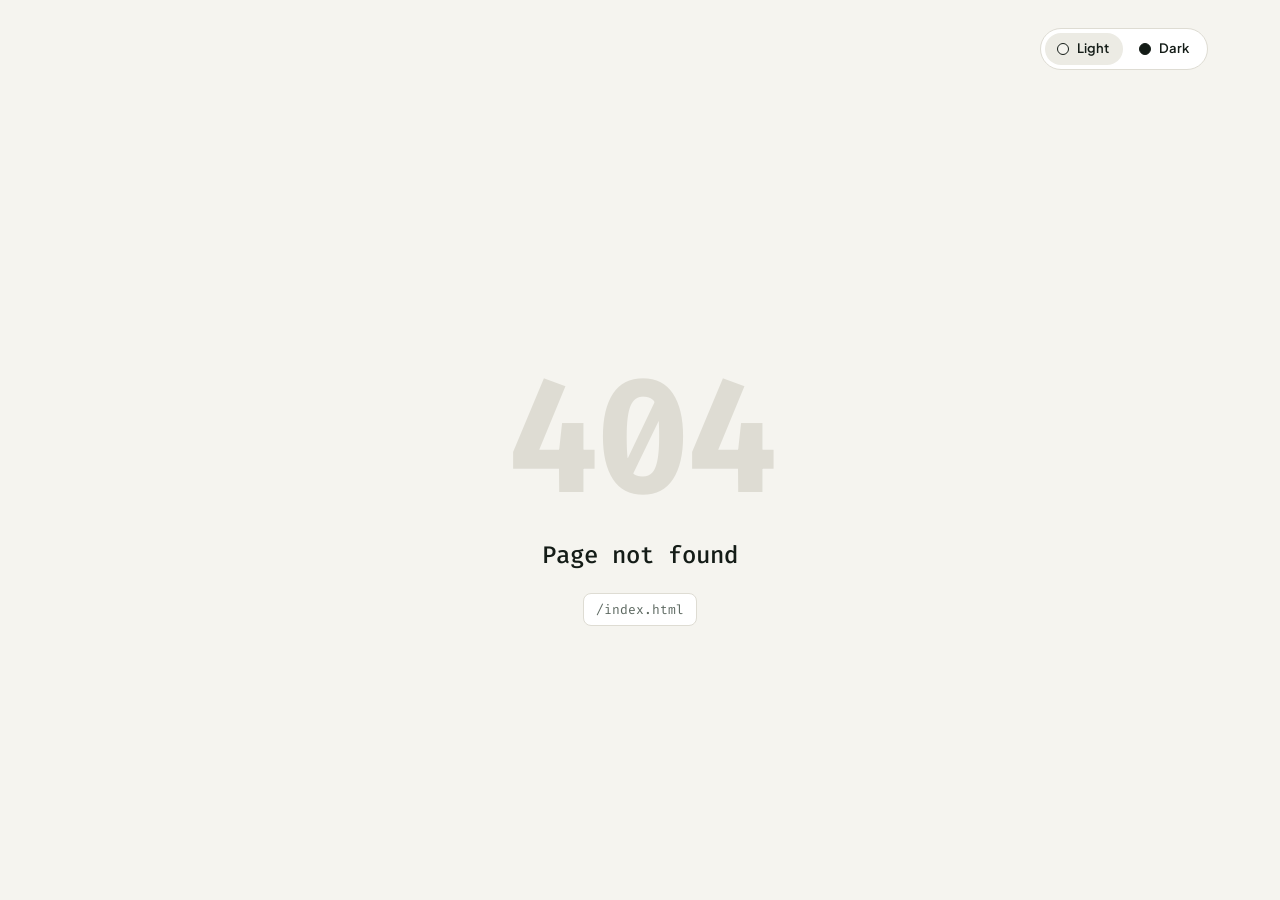
<file: index.html>
<!doctype html>
<html lang="en">
  <head>
    <meta charset="UTF-8" />
    <meta name="viewport" content="width=device-width, initial-scale=1.0" />
    <meta name="description" content="IiemB — portfolio, ICRM and Moni" />
    <link rel="icon" href="/favicon-portfolio.png" />
    <link rel="apple-touch-icon" href="/icons/apple-touch-icon.png" />
    <title>Portfolio of IiemB</title>
    <script>
      // Apply the saved theme before first paint to avoid a flash.
      try {
        var t = localStorage.getItem('iiemb.theme')
        if (t === 'light' || t === 'dark') {
          document.documentElement.dataset.theme = t
        }
      } catch (e) {}
    </script>
    <script type="module" crossorigin src="/assets/index-C7SWYVN2.js"></script>
    <link rel="stylesheet" crossorigin href="/assets/index-DeELZ7jU.css">
  </head>
  <body>
    <div id="root"></div>
  </body>
</html>
</file>
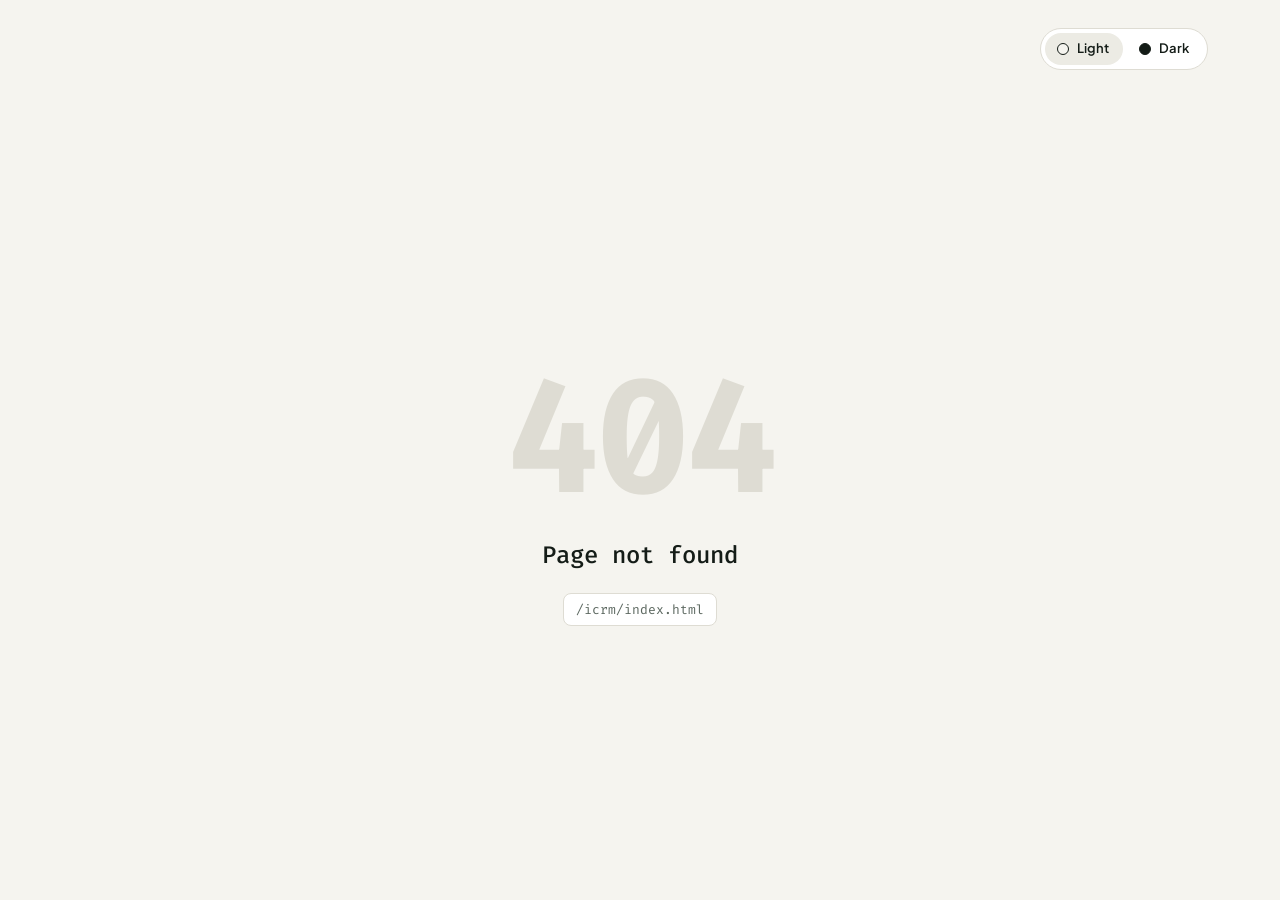
<file: icrm/index.html>
<!doctype html>
<html lang="en">
  <head>
    <meta charset="UTF-8" />
    <meta name="viewport" content="width=device-width, initial-scale=1.0" />
    <meta name="description" content="IiemB — portfolio, ICRM and Moni" />
    <link rel="icon" href="/favicon-icrm.ico" />
    <link rel="apple-touch-icon" href="/icons/apple-touch-icon.png" />
    <title>ICRM</title>
    <script>
      // Apply the saved theme before first paint to avoid a flash.
      try {
        var t = localStorage.getItem('iiemb.theme')
        if (t === 'light' || t === 'dark') {
          document.documentElement.dataset.theme = t
        }
      } catch (e) {}
    </script>
    <script type="module" crossorigin src="/assets/index-C7SWYVN2.js"></script>
    <link rel="stylesheet" crossorigin href="/assets/index-DeELZ7jU.css">
  </head>
  <body>
    <div id="root"></div>
  </body>
</html>
</file>
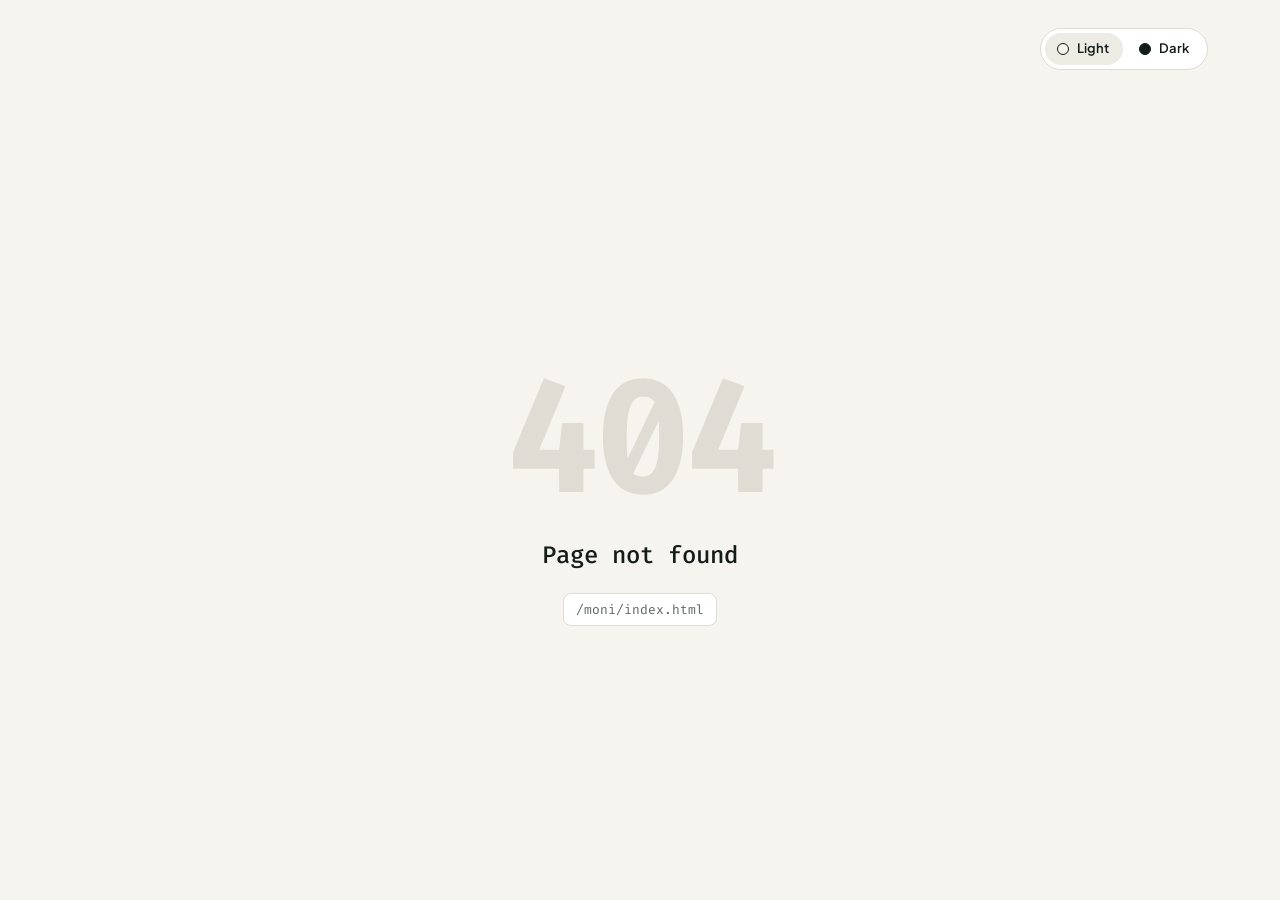
<file: moni/index.html>
<!doctype html>
<html lang="en">
  <head>
    <meta charset="UTF-8" />
    <meta name="viewport" content="width=device-width, initial-scale=1.0" />
    <meta name="description" content="IiemB — portfolio, ICRM and Moni" />
    <link rel="icon" href="/favicon-moni.ico" />
    <link rel="apple-touch-icon" href="/icons/apple-touch-icon.png" />
    <title>Moni - Track Budget &amp; Expense</title>
    <script>
      // Apply the saved theme before first paint to avoid a flash.
      try {
        var t = localStorage.getItem('iiemb.theme')
        if (t === 'light' || t === 'dark') {
          document.documentElement.dataset.theme = t
        }
      } catch (e) {}
    </script>
    <script type="module" crossorigin src="/assets/index-C7SWYVN2.js"></script>
    <link rel="stylesheet" crossorigin href="/assets/index-DeELZ7jU.css">
  </head>
  <body>
    <div id="root"></div>
  </body>
</html>
</file>
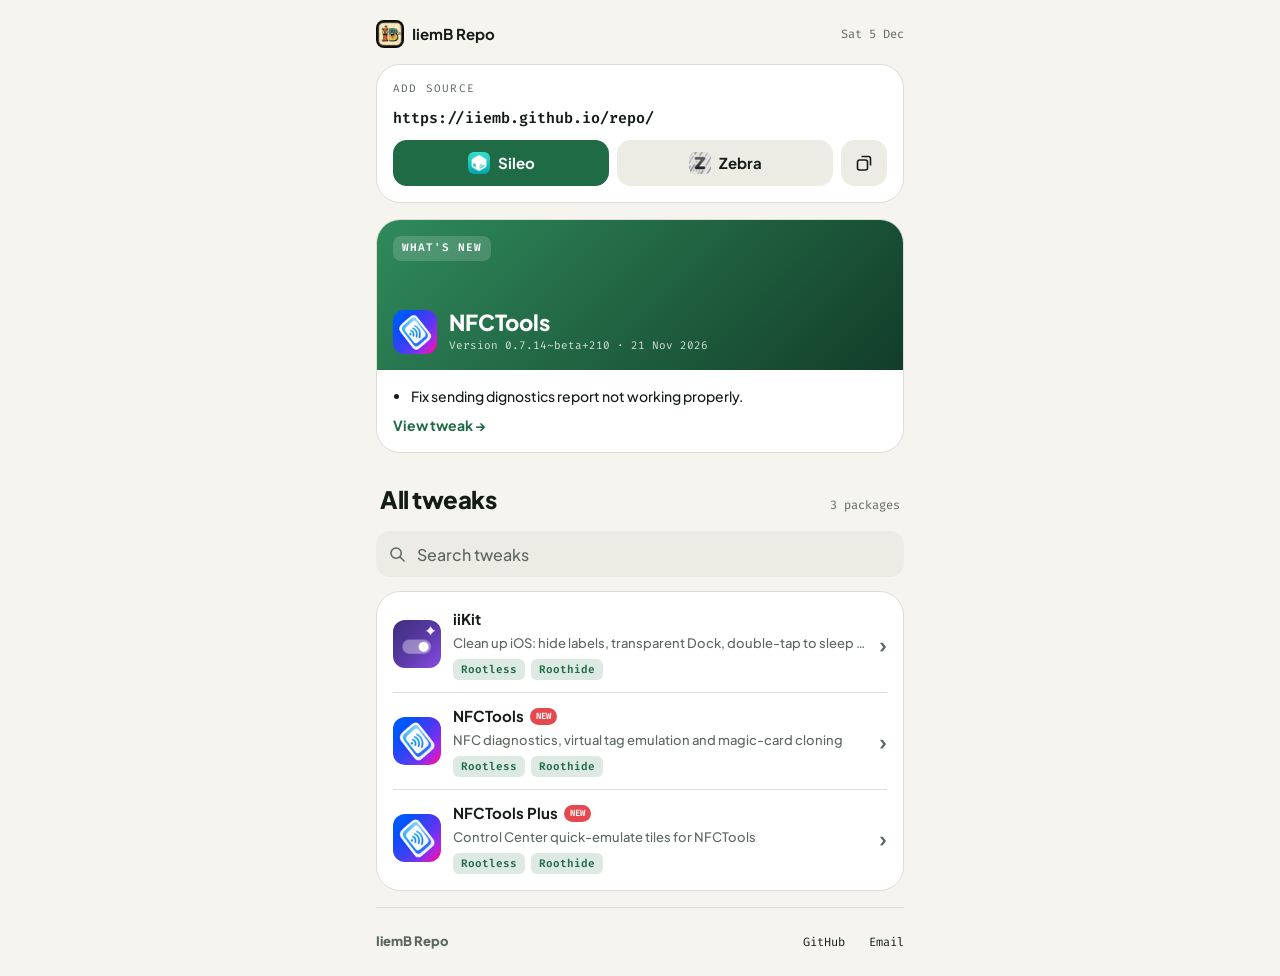
<file: repo/index.html>
<!doctype html>
<html lang="en">
<head>
<meta charset="utf-8">
<meta name="viewport" content="width=device-width, initial-scale=1, viewport-fit=cover">
<title>IiemB Repo</title>
<meta name="description" content="Small, focused iOS tweaks, built and maintained by IiemB.">
<meta name="theme-color" content="#F5F4EF" media="(prefers-color-scheme: light)">
<meta name="theme-color" content="#0D1210" media="(prefers-color-scheme: dark)">
<meta property="og:title" content="IiemB Repo">
<meta property="og:description" content="Small, focused iOS tweaks, built and maintained by IiemB.">
<meta property="og:image" content="https://iiemb.github.io/repo/CydiaIcon.png">
<link rel="icon" href="CydiaIcon.png">
<link rel="apple-touch-icon" href="CydiaIcon.png">
<link rel="stylesheet" href="style.css?v=3f2ef1e790">
<style>:root { --tint-light: #1F6B45; --tint-dark: #6FCF98; }</style>
</head>
<body>
<main class="home">
  <header class="topbar">
    <a class="brand" href="./"><img src="CydiaIcon.png" alt=""><span>IiemB Repo</span></a>
    <time class="today mono" data-today>Sat 21 Nov</time>
  </header>
  <section class="widget source">
    <span class="label">Add source</span>
    <code class="url">https://iiemb.github.io/repo/</code>
    <div class="source-actions">
      <a class="btn primary" href="sileo://source/https://iiemb.github.io/repo/"><img class="app-icon" src="sileo.png" alt="">Sileo</a>
      <a class="btn" href="zbra://sources/add/https://iiemb.github.io/repo/"><img class="app-icon" src="zebra.png" alt="">Zebra</a>
      <button class="btn square" type="button" data-copy="https://iiemb.github.io/repo/" aria-label="Copy source URL">
        <span class="copy"><svg viewBox="0 0 16 16" aria-hidden="true"><path d="M5.5 1.5h7a2 2 0 0 1 2 2v7M3.5 5h6a2 2 0 0 1 2 2v6a2 2 0 0 1-2 2h-6a2 2 0 0 1-2-2V7a2 2 0 0 1 2-2Z" fill="none" stroke="currentColor" stroke-width="1.6"/></svg></span><span class="done"><svg viewBox="0 0 16 16" aria-hidden="true"><path d="M2.5 8.5l3.5 3.5 7.5-8" fill="none" stroke="currentColor" stroke-width="1.8" stroke-linecap="round" stroke-linejoin="round"/></svg></span>
      </button>
    </div>
  </section>
  <section class="widget news">
    <div class="cover">
      <span class="chip mono">What's new</span>
      <div class="cover-row">
        <img class="icon md glass" src="assets/com.iiemb.nfctools/icon.png" alt="">
        <div class="stack">
          <span class="cover-title">NFCTools</span>
          <span class="mono cover-meta">Version 0.7.14~beta+210 · 21 Nov 2026</span>
        </div>
      </div>
    </div>
    <div class="news-body">
      <ul><li>Fix sending dignostics report not working properly.</li></ul>
      <a class="more" href="depictions/com.iiemb.nfctools/">View tweak →</a>
    </div>
  </section>
  <section class="tweaks">
    <div class="tweaks-head"><h2>All tweaks</h2><span class="mono muted">3 packages</span></div>
    <div class="search"><svg viewBox="0 0 16 16" aria-hidden="true"><path d="M6.5 1a5.5 5.5 0 1 0 0 11a5.5 5.5 0 1 0 0-11ZM10.5 10.5 15 15" fill="none" stroke="currentColor" stroke-width="1.6" stroke-linecap="round"/></svg><input type="search" placeholder="Search tweaks" aria-label="Search tweaks" data-search-input></div>
    <div class="list" data-list>
      <a class="row" href="depictions/com.iiemb.iikit/" data-search="iikit com.iiemb.iikit clean up ios: hide labels, transparent dock, double-tap to sleep and more" data-updated="2026-11-20T15:49:01+00:00">
        <img class="icon sm" src="assets/com.iiemb.iikit/icon.png" alt="">
        <span class="row-text">
          <span class="row-name"><span>iiKit</span><span class="new-badge mono">NEW</span></span>
          <span class="row-tagline">Clean up iOS: hide labels, transparent Dock, double-tap to sleep and more</span>
          <span class="row-chips"><span class="badge">Rootless</span><span class="badge">Roothide</span></span>
        </span>
        <span class="chevron" aria-hidden="true">›</span>
      </a>
<a class="row" href="depictions/com.iiemb.nfctools/" data-search="nfctools com.iiemb.nfctools nfc diagnostics, virtual tag emulation and magic-card cloning" data-updated="2026-11-21T14:50:06.427555+00:00">
        <img class="icon sm" src="assets/com.iiemb.nfctools/icon.png" alt="">
        <span class="row-text">
          <span class="row-name"><span>NFCTools</span><span class="new-badge mono">NEW</span></span>
          <span class="row-tagline">NFC diagnostics, virtual tag emulation and magic-card cloning</span>
          <span class="row-chips"><span class="badge">Rootless</span><span class="badge">Roothide</span></span>
        </span>
        <span class="chevron" aria-hidden="true">›</span>
      </a>
<a class="row" href="depictions/com.iiemb.nfctoolsplus/" data-search="nfctools plus com.iiemb.nfctoolsplus control center quick-emulate tiles for nfctools" data-updated="2026-11-21T14:49:55.080185+00:00">
        <img class="icon sm" src="assets/com.iiemb.nfctoolsplus/icon.png" alt="">
        <span class="row-text">
          <span class="row-name"><span>NFCTools Plus</span><span class="new-badge mono">NEW</span></span>
          <span class="row-tagline">Control Center quick-emulate tiles for NFCTools</span>
          <span class="row-chips"><span class="badge">Rootless</span><span class="badge">Roothide</span></span>
        </span>
        <span class="chevron" aria-hidden="true">›</span>
      </a>
    </div>
    <p class="empty" data-no-results hidden>No tweaks match.</p>
  </section>
  <footer class="footer">
    <span class="mark">IiemB Repo</span>
    <nav class="mono"><a href="https://github.com/IiemB">GitHub</a><a href="mailto:bayyinullah@gmail.com">Email</a></nav>
  </footer>
</main>
<script>
(function () {
  var now = new Date();
  var today = document.querySelector('[data-today]');
  if (today) today.textContent = now.toLocaleDateString('en-GB', { weekday: 'short', day: 'numeric', month: 'short' }).replace(',', '');

  document.querySelectorAll('[data-ago]').forEach(function (el) {
    var days = Math.floor((now - new Date(el.getAttribute('datetime'))) / 864e5);
    if (days >= 0 && days < 60) el.textContent = days === 0 ? 'today' : days === 1 ? 'yesterday' : days + ' days ago';
  });

  document.querySelectorAll('[data-updated]').forEach(function (el) {
    if ((now - new Date(el.dataset.updated)) / 864e5 < 14) el.classList.add('is-new');
  });

  document.querySelectorAll('[data-copy]').forEach(function (b) {
    b.addEventListener('click', function () {
      function done() { b.classList.add('copied'); setTimeout(function () { b.classList.remove('copied'); }, 1500); }
      if (navigator.clipboard) navigator.clipboard.writeText(b.dataset.copy).then(done, function () {});
    });
  });

  var input = document.querySelector('[data-search-input]');
  var rows = document.querySelectorAll('.row');
  var list = document.querySelector('[data-list]');
  var empty = document.querySelector('[data-no-results]');
  function apply() {
    var q = input.value.trim().toLowerCase();
    var shown = 0;
    rows.forEach(function (r) {
      var ok = !q || r.dataset.search.indexOf(q) !== -1;
      r.hidden = !ok;
      if (ok) shown++;
    });
    list.hidden = shown === 0;
    empty.hidden = shown > 0;
  }
  if (input) input.addEventListener('input', apply);
})();
</script>
</body>
</html>
</file>
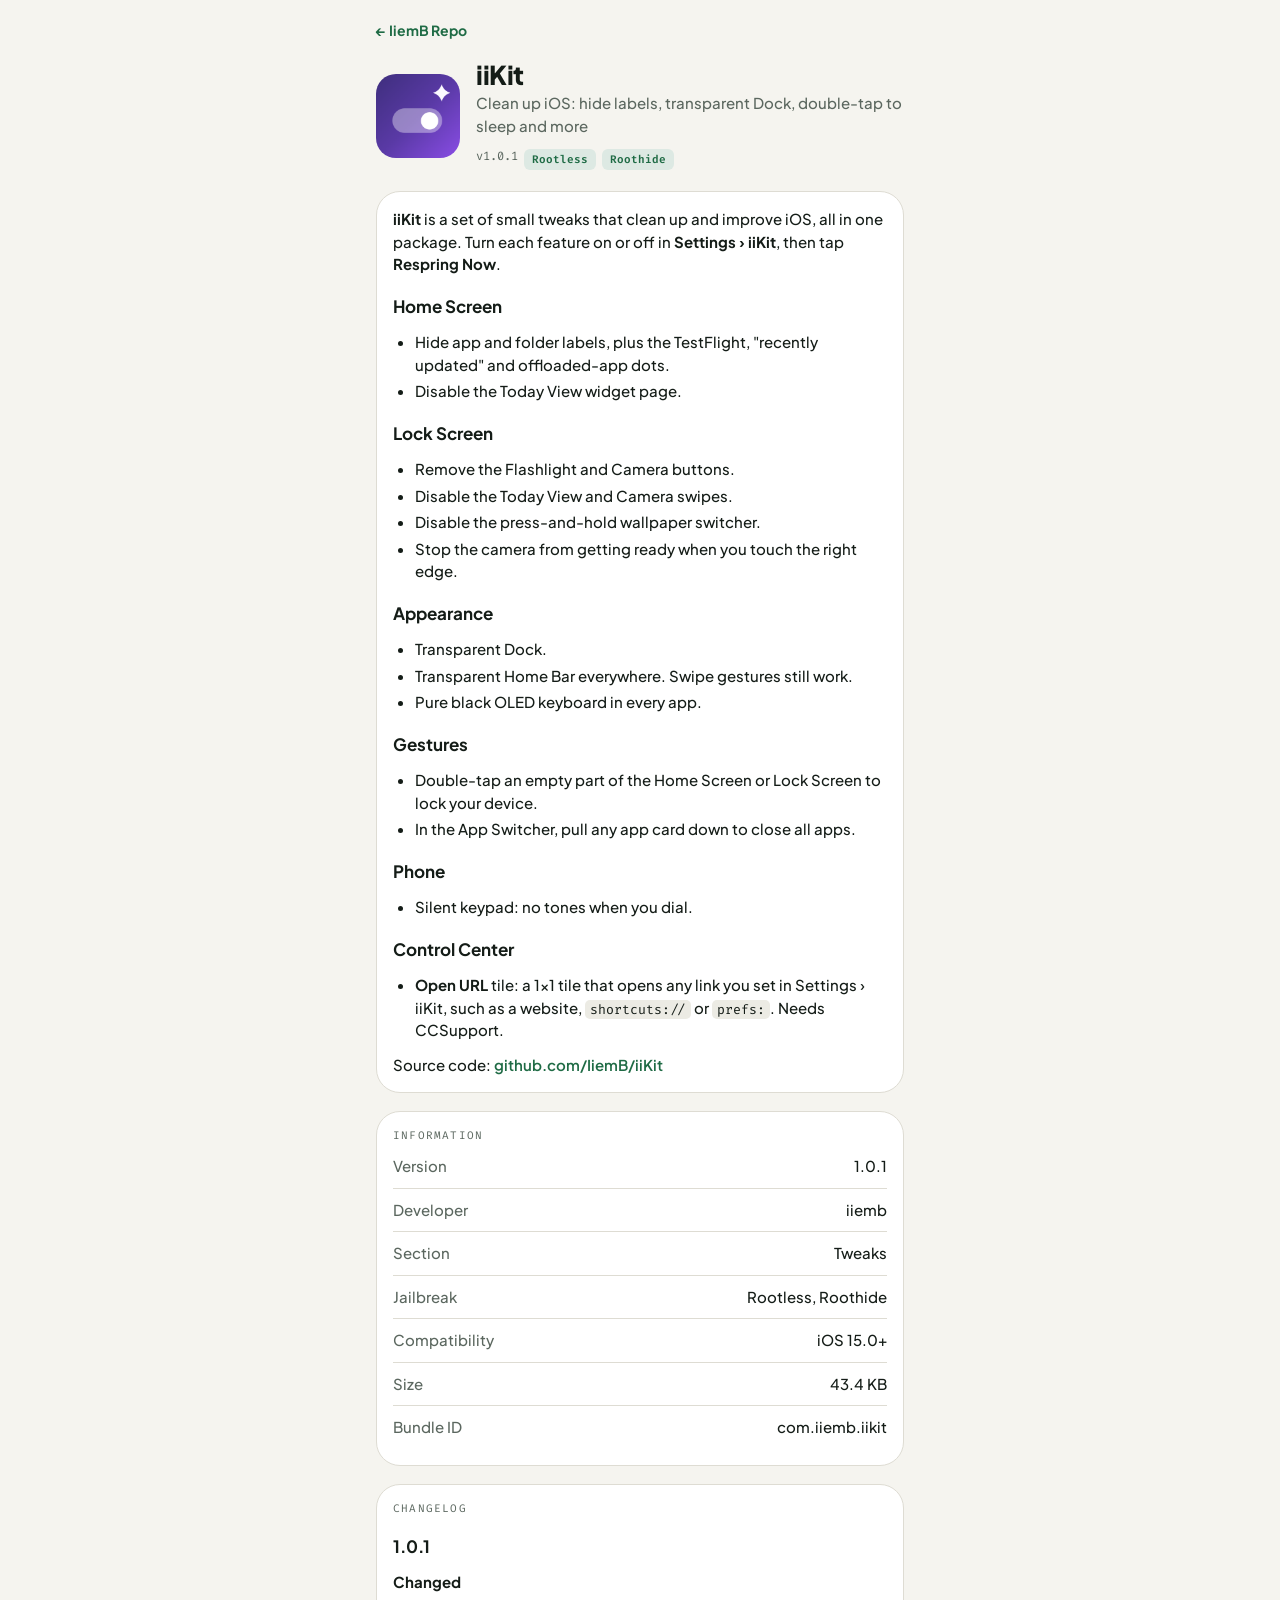
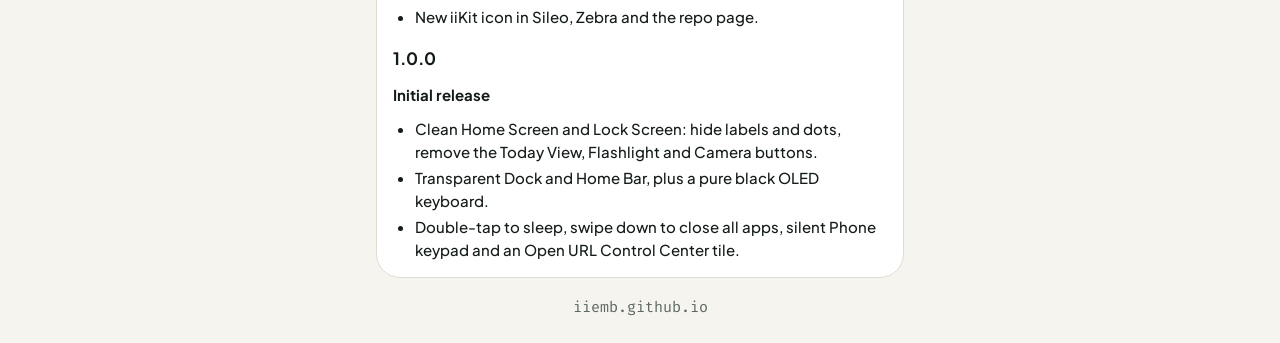
<file: repo/depictions/com.iiemb.iikit/index.html>
<!doctype html>
<html lang="en">
<head>
<meta charset="utf-8">
<meta name="viewport" content="width=device-width, initial-scale=1, viewport-fit=cover">
<title>iiKit · IiemB Repo</title>
<meta name="description" content="Clean up iOS: hide labels, transparent Dock, double-tap to sleep and more">
<meta name="theme-color" content="#F5F4EF" media="(prefers-color-scheme: light)">
<meta name="theme-color" content="#0D1210" media="(prefers-color-scheme: dark)">
<meta property="og:title" content="iiKit · IiemB Repo">
<meta property="og:description" content="Clean up iOS: hide labels, transparent Dock, double-tap to sleep and more">
<meta property="og:image" content="https://iiemb.github.io/repo/CydiaIcon.png">
<link rel="icon" href="../../CydiaIcon.png">
<link rel="apple-touch-icon" href="../../CydiaIcon.png">
<link rel="stylesheet" href="../../style.css?v=3f2ef1e790">
<style>:root { --tint-light: #1F6B45; --tint-dark: #6FCF98; }</style>
</head>
<body>
<main class="home depiction">
  <a class="back" href="../../">← IiemB Repo</a>
  
  <header class="package-head">
    <img class="icon lg" src="../../assets/com.iiemb.iikit/icon.png" alt="">
    <div>
      <h1>iiKit</h1>
      <p class="muted">Clean up iOS: hide labels, transparent Dock, double-tap to sleep and more</p>
      <p class="meta"><span class="mono muted">v1.0.1</span><span class="badge">Rootless</span><span class="badge">Roothide</span></p>
    </div>
  </header>
  
  <section class="widget prose"><p><strong>iiKit</strong> is a set of small tweaks that clean up and improve iOS, all in one package. Turn each feature on or off in <strong>Settings › iiKit</strong>, then tap <strong>Respring Now</strong>.</p>
<h3>Home Screen</h3>
<ul><li>Hide app and folder labels, plus the TestFlight, "recently updated" and offloaded-app dots.</li><li>Disable the Today View widget page.</li></ul>
<h3>Lock Screen</h3>
<ul><li>Remove the Flashlight and Camera buttons.</li><li>Disable the Today View and Camera swipes.</li><li>Disable the press-and-hold wallpaper switcher.</li><li>Stop the camera from getting ready when you touch the right edge.</li></ul>
<h3>Appearance</h3>
<ul><li>Transparent Dock.</li><li>Transparent Home Bar everywhere. Swipe gestures still work.</li><li>Pure black OLED keyboard in every app.</li></ul>
<h3>Gestures</h3>
<ul><li>Double-tap an empty part of the Home Screen or Lock Screen to lock your device.</li><li>In the App Switcher, pull any app card down to close all apps.</li></ul>
<h3>Phone</h3>
<ul><li>Silent keypad: no tones when you dial.</li></ul>
<h3>Control Center</h3>
<ul><li><strong>Open URL</strong> tile: a 1×1 tile that opens any link you set in Settings › iiKit, such as a website, <code>shortcuts://</code> or <code>prefs:</code>. Needs CCSupport.</li></ul>
<p>Source code: <a href="https://github.com/IiemB/iiKit">github.com/IiemB/iiKit</a></p></section>
  <section class="widget">
    <span class="label">Information</span>
    <dl class="info"><div><dt>Version</dt><dd>1.0.1</dd></div><div><dt>Developer</dt><dd>iiemb</dd></div><div><dt>Section</dt><dd>Tweaks</dd></div><div><dt>Jailbreak</dt><dd>Rootless, Roothide</dd></div><div><dt>Compatibility</dt><dd>iOS 15.0+</dd></div><div><dt>Size</dt><dd>43.4 KB</dd></div><div><dt>Bundle ID</dt><dd>com.iiemb.iikit</dd></div></dl>
  </section>
  <section class="widget prose"><span class="label">Changelog</span><h3>1.0.1</h3>
<p><strong>Changed</strong></p>
<ul><li>New iiKit icon in Sileo, Zebra and the repo page.</li></ul>
<h3>1.0.0</h3>
<p><strong>Initial release</strong></p>
<ul><li>Clean Home Screen and Lock Screen: hide labels and dots, remove the Today View, Flashlight and Camera buttons.</li><li>Transparent Dock and Home Bar, plus a pure black OLED keyboard.</li><li>Double-tap to sleep, swipe down to close all apps, silent Phone keypad and an Open URL Control Center tile.</li></ul></section>
  <p class="mono muted center">iiemb.github.io</p>
</main>

</body>
</html>
</file>
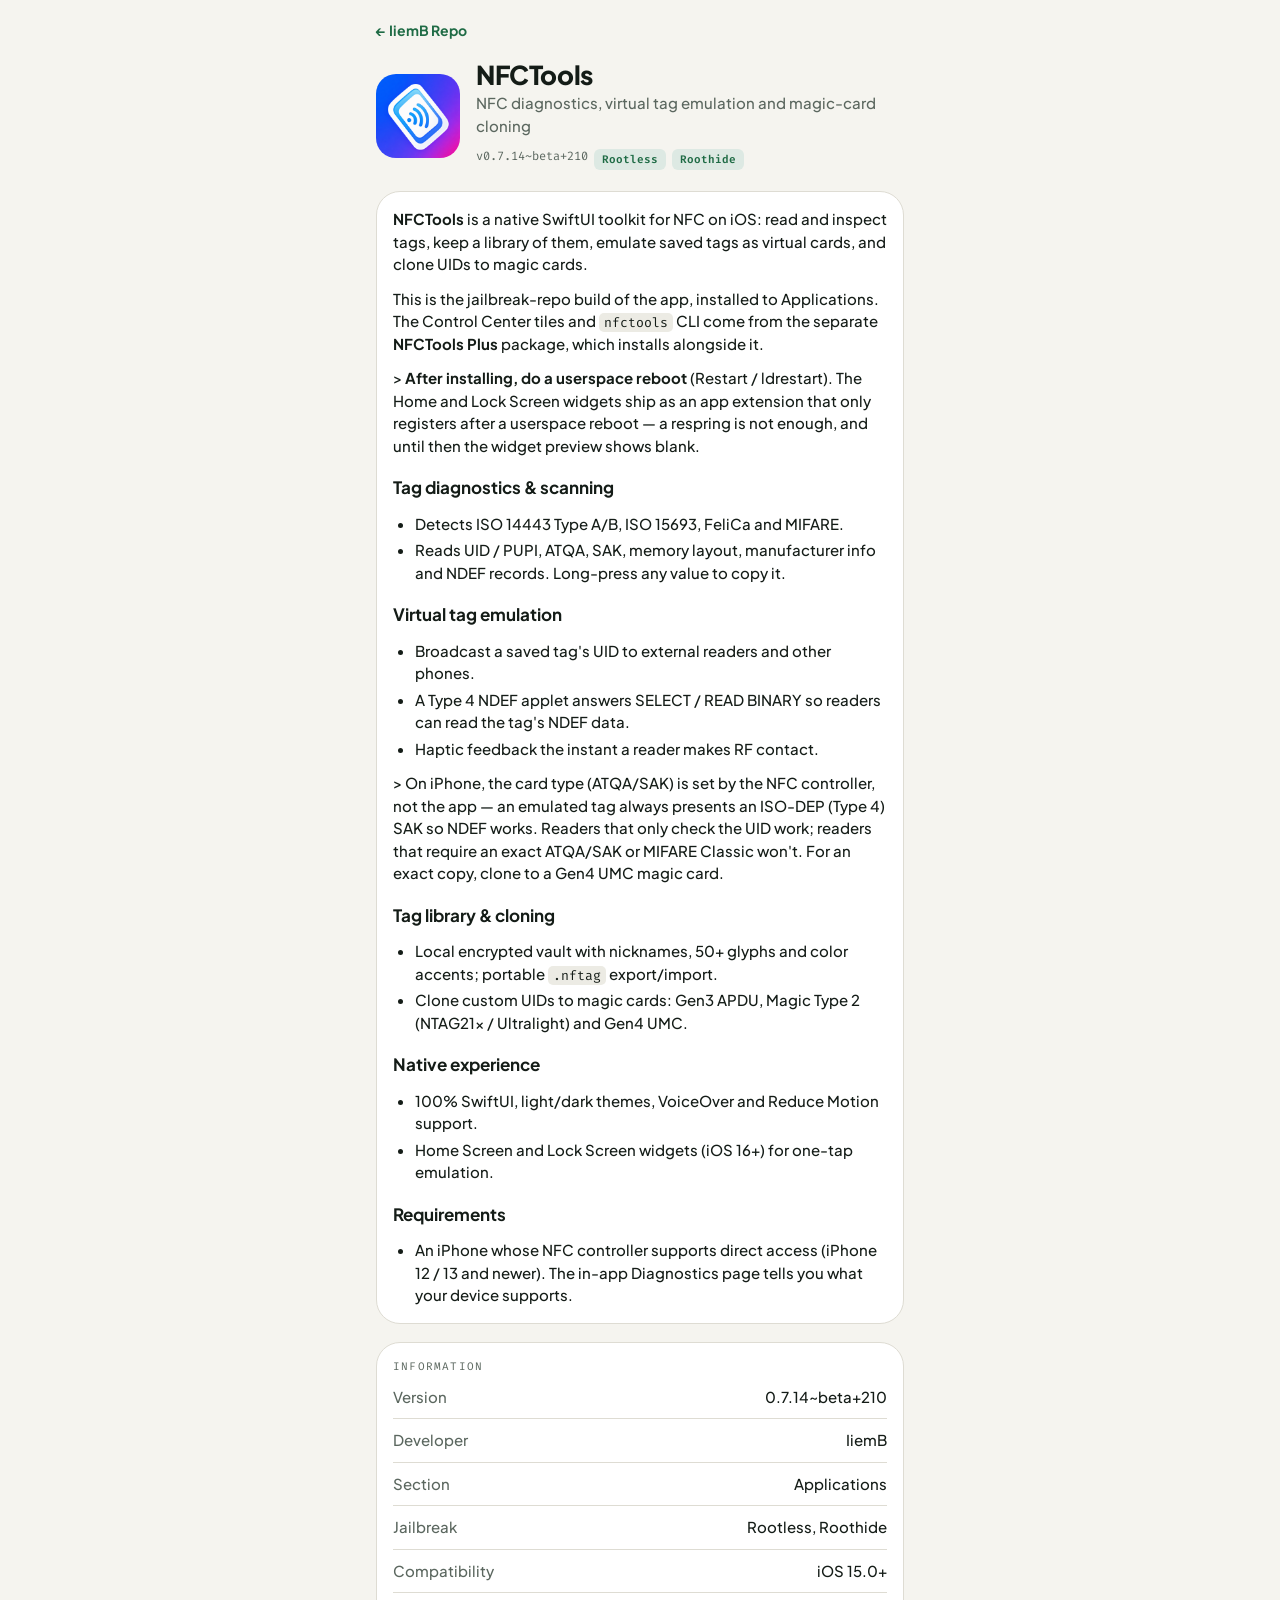
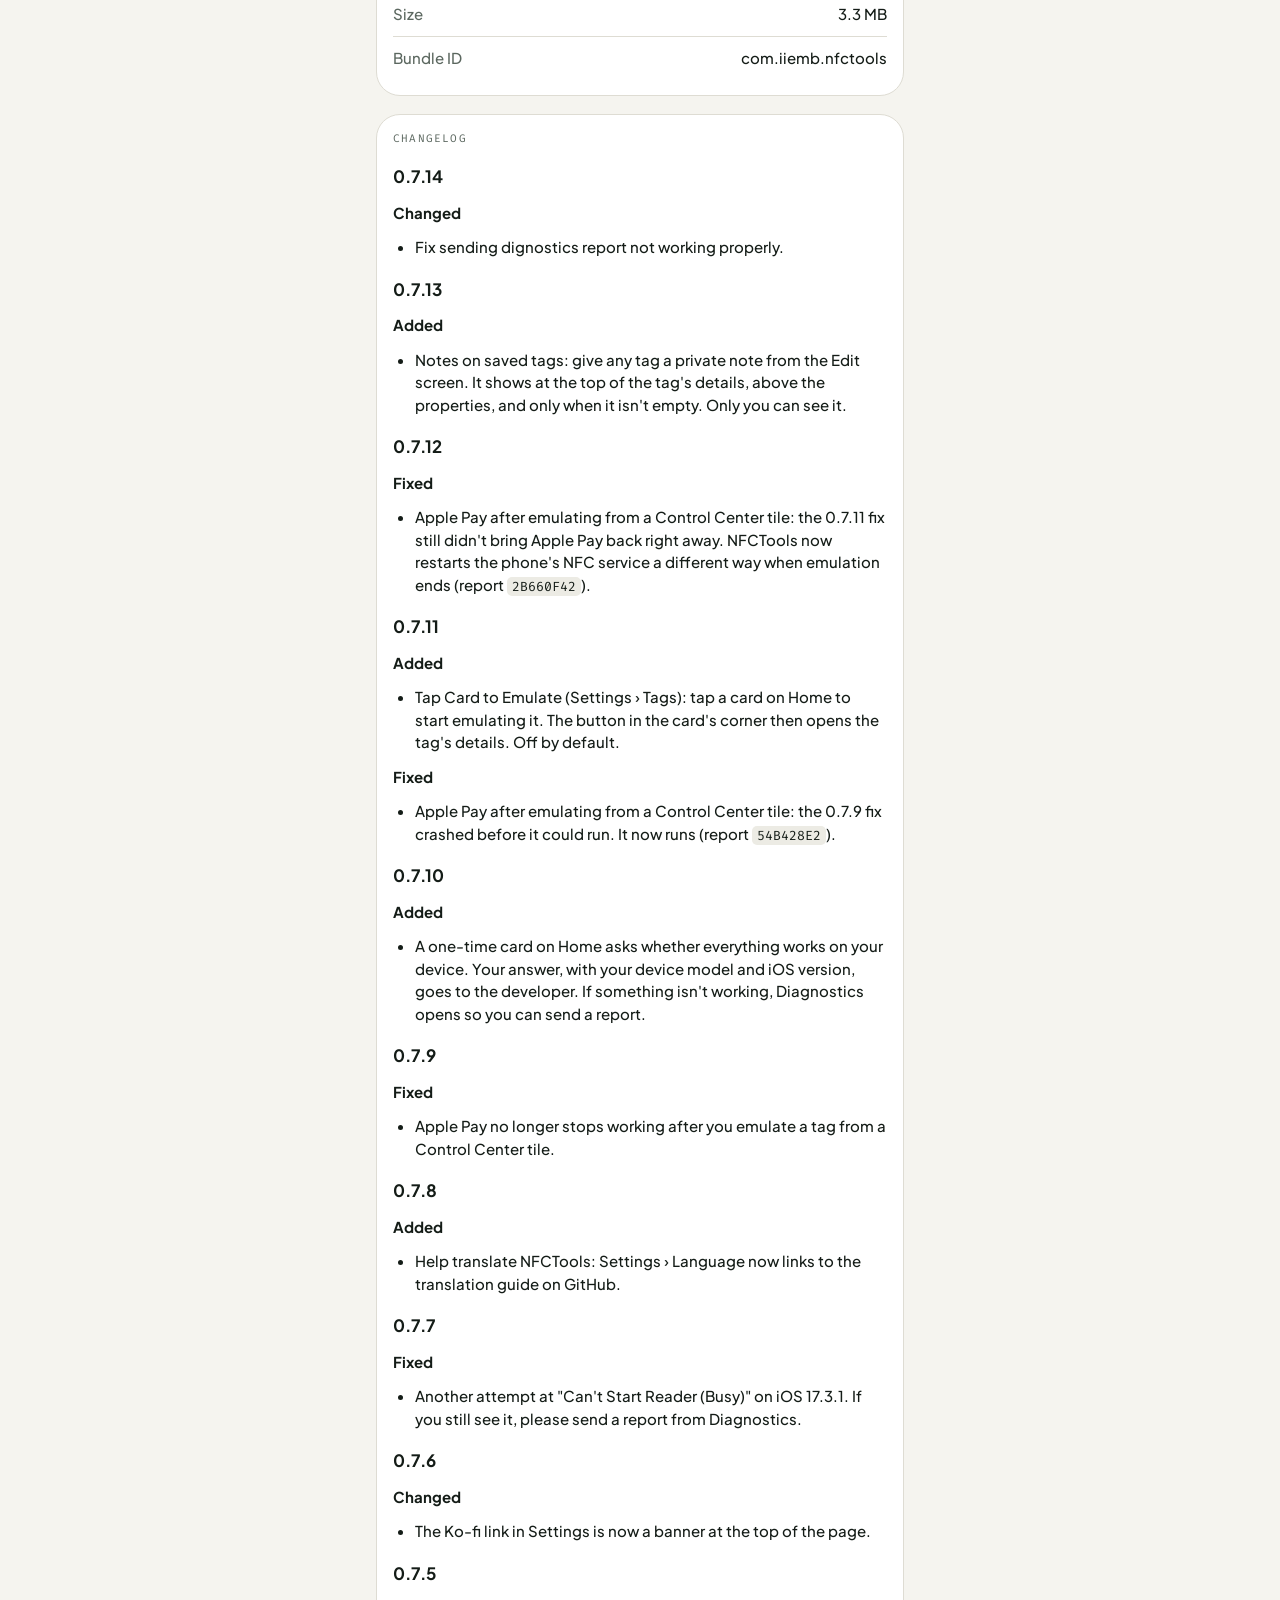
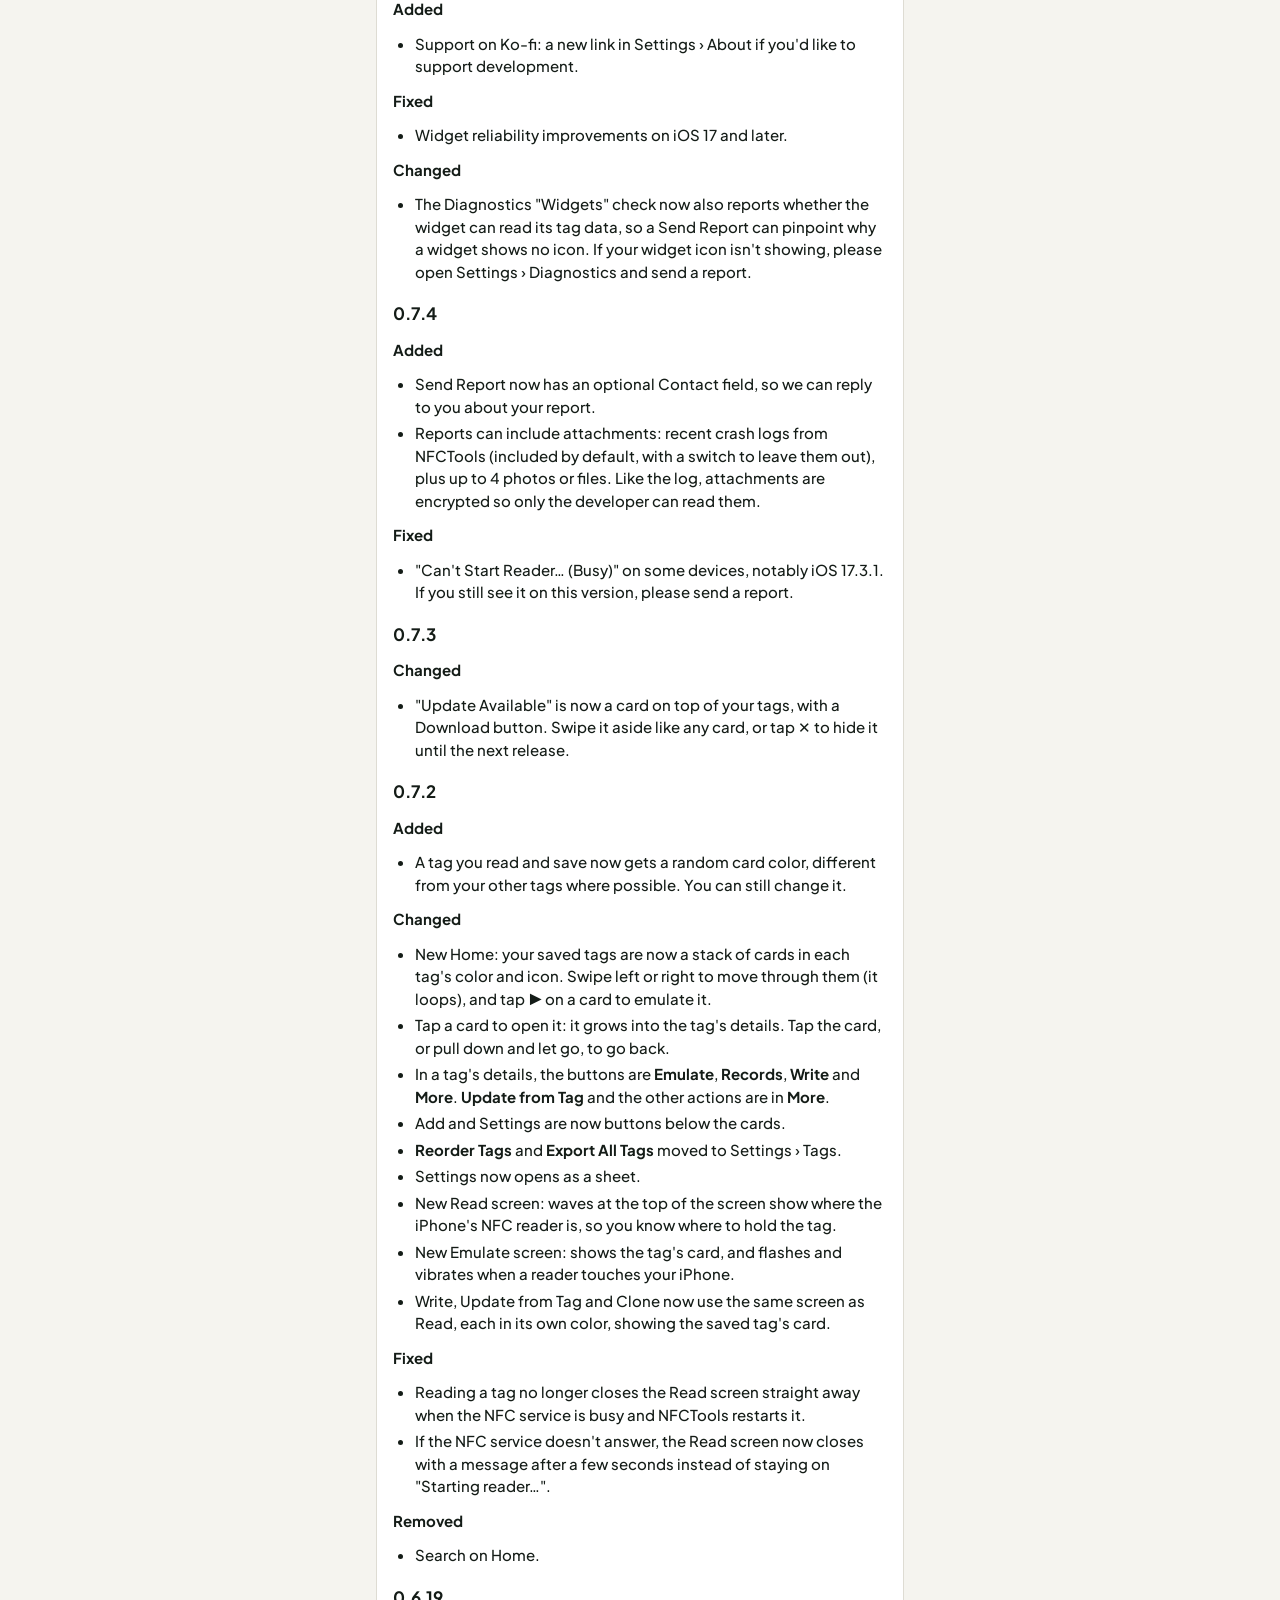
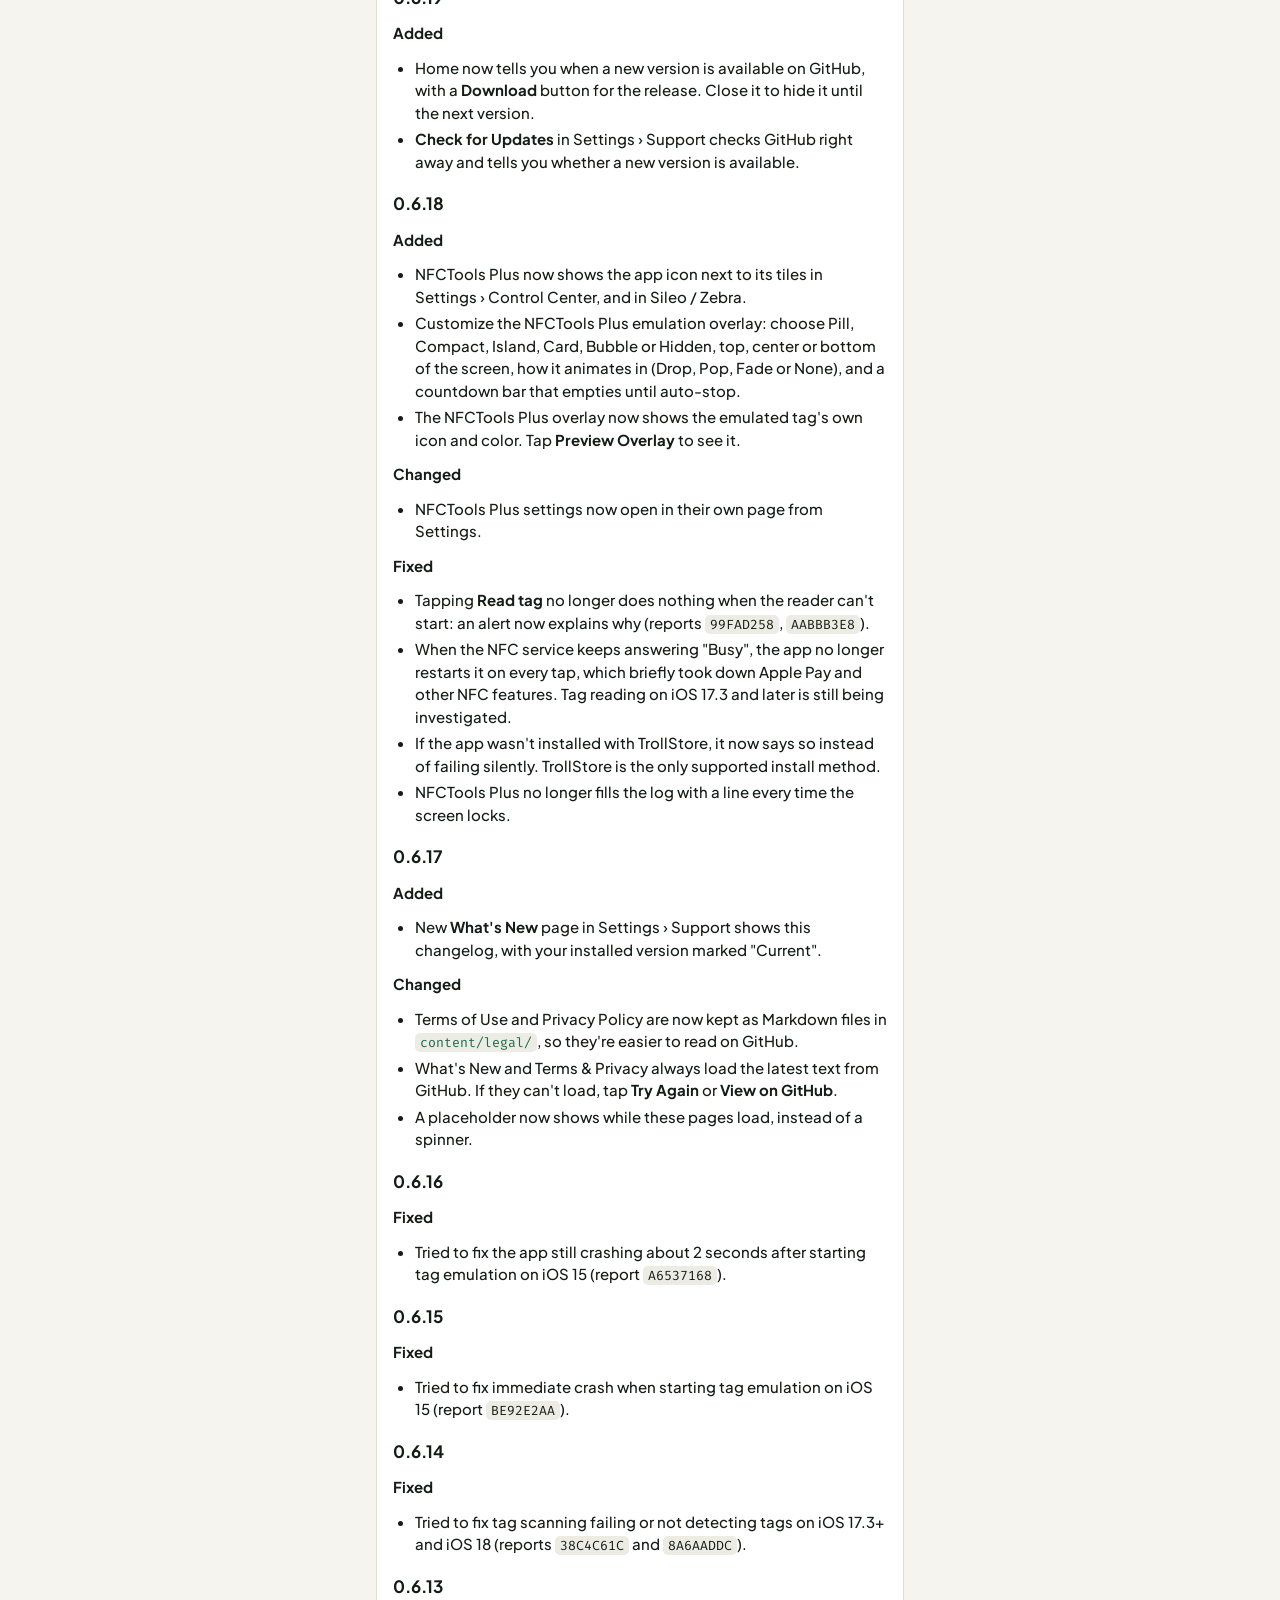
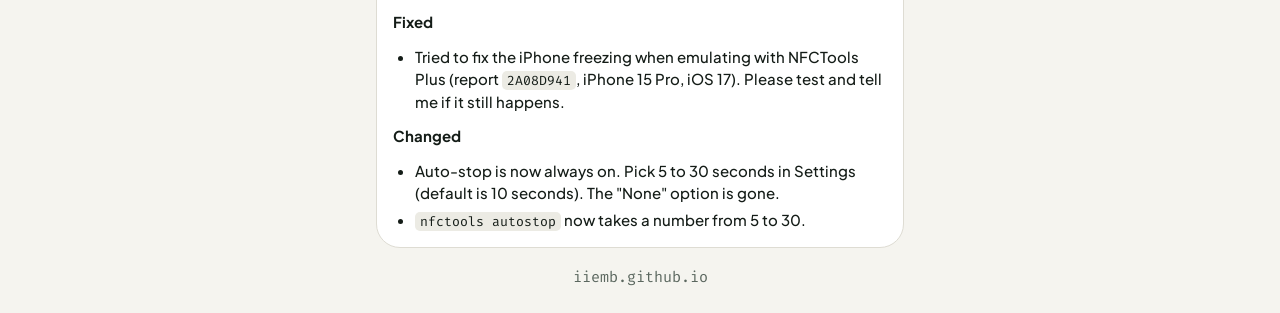
<file: repo/depictions/com.iiemb.nfctools/index.html>
<!doctype html>
<html lang="en">
<head>
<meta charset="utf-8">
<meta name="viewport" content="width=device-width, initial-scale=1, viewport-fit=cover">
<title>NFCTools · IiemB Repo</title>
<meta name="description" content="NFC diagnostics, virtual tag emulation and magic-card cloning">
<meta name="theme-color" content="#F5F4EF" media="(prefers-color-scheme: light)">
<meta name="theme-color" content="#0D1210" media="(prefers-color-scheme: dark)">
<meta property="og:title" content="NFCTools · IiemB Repo">
<meta property="og:description" content="NFC diagnostics, virtual tag emulation and magic-card cloning">
<meta property="og:image" content="https://iiemb.github.io/repo/CydiaIcon.png">
<link rel="icon" href="../../CydiaIcon.png">
<link rel="apple-touch-icon" href="../../CydiaIcon.png">
<link rel="stylesheet" href="../../style.css?v=3f2ef1e790">
<style>:root { --tint-light: #1F6B45; --tint-dark: #6FCF98; }</style>
</head>
<body>
<main class="home depiction">
  <a class="back" href="../../">← IiemB Repo</a>
  
  <header class="package-head">
    <img class="icon lg" src="../../assets/com.iiemb.nfctools/icon.png" alt="">
    <div>
      <h1>NFCTools</h1>
      <p class="muted">NFC diagnostics, virtual tag emulation and magic-card cloning</p>
      <p class="meta"><span class="mono muted">v0.7.14~beta+210</span><span class="badge">Rootless</span><span class="badge">Roothide</span></p>
    </div>
  </header>
  
  <section class="widget prose"><p><strong>NFCTools</strong> is a native SwiftUI toolkit for NFC on iOS: read and inspect tags, keep a library of them, emulate saved tags as virtual cards, and clone UIDs to magic cards.</p>
<p>This is the jailbreak-repo build of the app, installed to Applications. The Control Center tiles and <code>nfctools</code> CLI come from the separate <strong>NFCTools Plus</strong> package, which installs alongside it.</p>
<p>&gt; <strong>After installing, do a userspace reboot</strong> (Restart / ldrestart). The Home and Lock Screen widgets ship as an app extension that only registers after a userspace reboot — a respring is not enough, and until then the widget preview shows blank.</p>
<h3>Tag diagnostics &amp; scanning</h3>
<ul><li>Detects ISO 14443 Type A/B, ISO 15693, FeliCa and MIFARE.</li><li>Reads UID / PUPI, ATQA, SAK, memory layout, manufacturer info and NDEF records. Long-press any value to copy it.</li></ul>
<h3>Virtual tag emulation</h3>
<ul><li>Broadcast a saved tag's UID to external readers and other phones.</li><li>A Type 4 NDEF applet answers SELECT / READ BINARY so readers can read the tag's NDEF data.</li><li>Haptic feedback the instant a reader makes RF contact.</li></ul>
<p>&gt; On iPhone, the card type (ATQA/SAK) is set by the NFC controller, not the app — an emulated tag always presents an ISO-DEP (Type 4) SAK so NDEF works. Readers that only check the UID work; readers that require an exact ATQA/SAK or MIFARE Classic won't. For an exact copy, clone to a Gen4 UMC magic card.</p>
<h3>Tag library &amp; cloning</h3>
<ul><li>Local encrypted vault with nicknames, 50+ glyphs and color accents; portable <code>.nftag</code> export/import.</li><li>Clone custom UIDs to magic cards: Gen3 APDU, Magic Type 2 (NTAG21x / Ultralight) and Gen4 UMC.</li></ul>
<h3>Native experience</h3>
<ul><li>100% SwiftUI, light/dark themes, VoiceOver and Reduce Motion support.</li><li>Home Screen and Lock Screen widgets (iOS 16+) for one-tap emulation.</li></ul>
<h3>Requirements</h3>
<ul><li>An iPhone whose NFC controller supports direct access (iPhone 12 / 13 and newer). The in-app Diagnostics page tells you what your device supports.</li></ul></section>
  <section class="widget">
    <span class="label">Information</span>
    <dl class="info"><div><dt>Version</dt><dd>0.7.14~beta+210</dd></div><div><dt>Developer</dt><dd>IiemB</dd></div><div><dt>Section</dt><dd>Applications</dd></div><div><dt>Jailbreak</dt><dd>Rootless, Roothide</dd></div><div><dt>Compatibility</dt><dd>iOS 15.0+</dd></div><div><dt>Size</dt><dd>3.3 MB</dd></div><div><dt>Bundle ID</dt><dd>com.iiemb.nfctools</dd></div></dl>
  </section>
  <section class="widget prose"><span class="label">Changelog</span><h3>0.7.14</h3>
<p><strong>Changed</strong></p>
<ul><li>Fix sending dignostics report not working properly.</li></ul>
<h3>0.7.13</h3>
<p><strong>Added</strong></p>
<ul><li>Notes on saved tags: give any tag a private note from the Edit screen. It shows at the top of the tag's details, above the properties, and only when it isn't empty. Only you can see it.</li></ul>
<h3>0.7.12</h3>
<p><strong>Fixed</strong></p>
<ul><li>Apple Pay after emulating from a Control Center tile: the 0.7.11 fix still didn't bring Apple Pay back right away. NFCTools now restarts the phone's NFC service a different way when emulation ends (report <code>2B660F42</code>).</li></ul>
<h3>0.7.11</h3>
<p><strong>Added</strong></p>
<ul><li>Tap Card to Emulate (Settings › Tags): tap a card on Home to start emulating it. The button in the card's corner then opens the tag's details. Off by default.</li></ul>
<p><strong>Fixed</strong></p>
<ul><li>Apple Pay after emulating from a Control Center tile: the 0.7.9 fix crashed before it could run. It now runs (report <code>54B428E2</code>).</li></ul>
<h3>0.7.10</h3>
<p><strong>Added</strong></p>
<ul><li>A one-time card on Home asks whether everything works on your device. Your answer, with your device model and iOS version, goes to the developer. If something isn't working, Diagnostics opens so you can send a report.</li></ul>
<h3>0.7.9</h3>
<p><strong>Fixed</strong></p>
<ul><li>Apple Pay no longer stops working after you emulate a tag from a Control Center tile.</li></ul>
<h3>0.7.8</h3>
<p><strong>Added</strong></p>
<ul><li>Help translate NFCTools: Settings › Language now links to the translation guide on GitHub.</li></ul>
<h3>0.7.7</h3>
<p><strong>Fixed</strong></p>
<ul><li>Another attempt at "Can't Start Reader (Busy)" on iOS 17.3.1. If you still see it, please send a report from Diagnostics.</li></ul>
<h3>0.7.6</h3>
<p><strong>Changed</strong></p>
<ul><li>The Ko-fi link in Settings is now a banner at the top of the page.</li></ul>
<h3>0.7.5</h3>
<p><strong>Added</strong></p>
<ul><li>Support on Ko-fi: a new link in Settings › About if you'd like to support development.</li></ul>
<p><strong>Fixed</strong></p>
<ul><li>Widget reliability improvements on iOS 17 and later.</li></ul>
<p><strong>Changed</strong></p>
<ul><li>The Diagnostics "Widgets" check now also reports whether the widget can read its tag data, so a Send Report can pinpoint why a widget shows no icon. If your widget icon isn't showing, please open Settings › Diagnostics and send a report.</li></ul>
<h3>0.7.4</h3>
<p><strong>Added</strong></p>
<ul><li>Send Report now has an optional Contact field, so we can reply to you about your report.</li><li>Reports can include attachments: recent crash logs from NFCTools (included by default, with a switch to leave them out), plus up to 4 photos or files. Like the log, attachments are encrypted so only the developer can read them.</li></ul>
<p><strong>Fixed</strong></p>
<ul><li>"Can't Start Reader… (Busy)" on some devices, notably iOS 17.3.1. If you still see it on this version, please send a report.</li></ul>
<h3>0.7.3</h3>
<p><strong>Changed</strong></p>
<ul><li>"Update Available" is now a card on top of your tags, with a Download button. Swipe it aside like any card, or tap ✕ to hide it until the next release.</li></ul>
<h3>0.7.2</h3>
<p><strong>Added</strong></p>
<ul><li>A tag you read and save now gets a random card color, different from your other tags where possible. You can still change it.</li></ul>
<p><strong>Changed</strong></p>
<ul><li>New Home: your saved tags are now a stack of cards in each tag's color and icon. Swipe left or right to move through them (it loops), and tap <strong>▶</strong> on a card to emulate it.</li><li>Tap a card to open it: it grows into the tag's details. Tap the card, or pull down and let go, to go back.</li><li>In a tag's details, the buttons are <strong>Emulate</strong>, <strong>Records</strong>, <strong>Write</strong> and <strong>More</strong>. <strong>Update from Tag</strong> and the other actions are in <strong>More</strong>.</li><li>Add and Settings are now buttons below the cards.</li><li><strong>Reorder Tags</strong> and <strong>Export All Tags</strong> moved to Settings › Tags.</li><li>Settings now opens as a sheet.</li><li>New Read screen: waves at the top of the screen show where the iPhone's NFC reader is, so you know where to hold the tag.</li><li>New Emulate screen: shows the tag's card, and flashes and vibrates when a reader touches your iPhone.</li><li>Write, Update from Tag and Clone now use the same screen as Read, each in its own color, showing the saved tag's card.</li></ul>
<p><strong>Fixed</strong></p>
<ul><li>Reading a tag no longer closes the Read screen straight away when the NFC service is busy and NFCTools restarts it.</li><li>If the NFC service doesn't answer, the Read screen now closes with a message after a few seconds instead of staying on "Starting reader…".</li></ul>
<p><strong>Removed</strong></p>
<ul><li>Search on Home.</li></ul>
<h3>0.6.19</h3>
<p><strong>Added</strong></p>
<ul><li>Home now tells you when a new version is available on GitHub, with a <strong>Download</strong> button for the release. Close it to hide it until the next version.</li><li><strong>Check for Updates</strong> in Settings › Support checks GitHub right away and tells you whether a new version is available.</li></ul>
<h3>0.6.18</h3>
<p><strong>Added</strong></p>
<ul><li>NFCTools Plus now shows the app icon next to its tiles in Settings › Control Center, and in Sileo / Zebra.</li><li>Customize the NFCTools Plus emulation overlay: choose Pill, Compact, Island, Card, Bubble or Hidden, top, center or bottom of the screen, how it animates in (Drop, Pop, Fade or None), and a countdown bar that empties until auto-stop.</li><li>The NFCTools Plus overlay now shows the emulated tag's own icon and color. Tap <strong>Preview Overlay</strong> to see it.</li></ul>
<p><strong>Changed</strong></p>
<ul><li>NFCTools Plus settings now open in their own page from Settings.</li></ul>
<p><strong>Fixed</strong></p>
<ul><li>Tapping <strong>Read tag</strong> no longer does nothing when the reader can't start: an alert now explains why (reports <code>99FAD258</code>, <code>AABBB3E8</code>).</li><li>When the NFC service keeps answering "Busy", the app no longer restarts it on every tap, which briefly took down Apple Pay and other NFC features. Tag reading on iOS 17.3 and later is still being investigated.</li><li>If the app wasn't installed with TrollStore, it now says so instead of failing silently. TrollStore is the only supported install method.</li><li>NFCTools Plus no longer fills the log with a line every time the screen locks.</li></ul>
<h3>0.6.17</h3>
<p><strong>Added</strong></p>
<ul><li>New <strong>What's New</strong> page in Settings › Support shows this changelog, with your installed version marked "Current".</li></ul>
<p><strong>Changed</strong></p>
<ul><li>Terms of Use and Privacy Policy are now kept as Markdown files in <a href="https://github.com/IiemB/NFCTools/tree/main/content/legal"><code>content/legal/</code></a>, so they're easier to read on GitHub.</li><li>What's New and Terms &amp; Privacy always load the latest text from GitHub. If they can't load, tap <strong>Try Again</strong> or <strong>View on GitHub</strong>.</li><li>A placeholder now shows while these pages load, instead of a spinner.</li></ul>
<h3>0.6.16</h3>
<p><strong>Fixed</strong></p>
<ul><li>Tried to fix the app still crashing about 2 seconds after starting tag emulation on iOS 15 (report <code>A6537168</code>).</li></ul>
<h3>0.6.15</h3>
<p><strong>Fixed</strong></p>
<ul><li>Tried to fix immediate crash when starting tag emulation on iOS 15 (report <code>BE92E2AA</code>).</li></ul>
<h3>0.6.14</h3>
<p><strong>Fixed</strong></p>
<ul><li>Tried to fix tag scanning failing or not detecting tags on iOS 17.3+ and iOS 18 (reports <code>38C4C61C</code> and <code>8A6AADDC</code>).</li></ul>
<h3>0.6.13</h3>
<p><strong>Fixed</strong></p>
<ul><li>Tried to fix the iPhone freezing when emulating with NFCTools Plus (report <code>2A08D941</code>, iPhone 15 Pro, iOS 17). Please test and tell me if it still happens.</li></ul>
<p><strong>Changed</strong></p>
<ul><li>Auto-stop is now always on. Pick 5 to 30 seconds in Settings (default is 10 seconds). The "None" option is gone.</li><li><code>nfctools autostop</code> now takes a number from 5 to 30.</li></ul></section>
  <p class="mono muted center">iiemb.github.io</p>
</main>

</body>
</html>
</file>
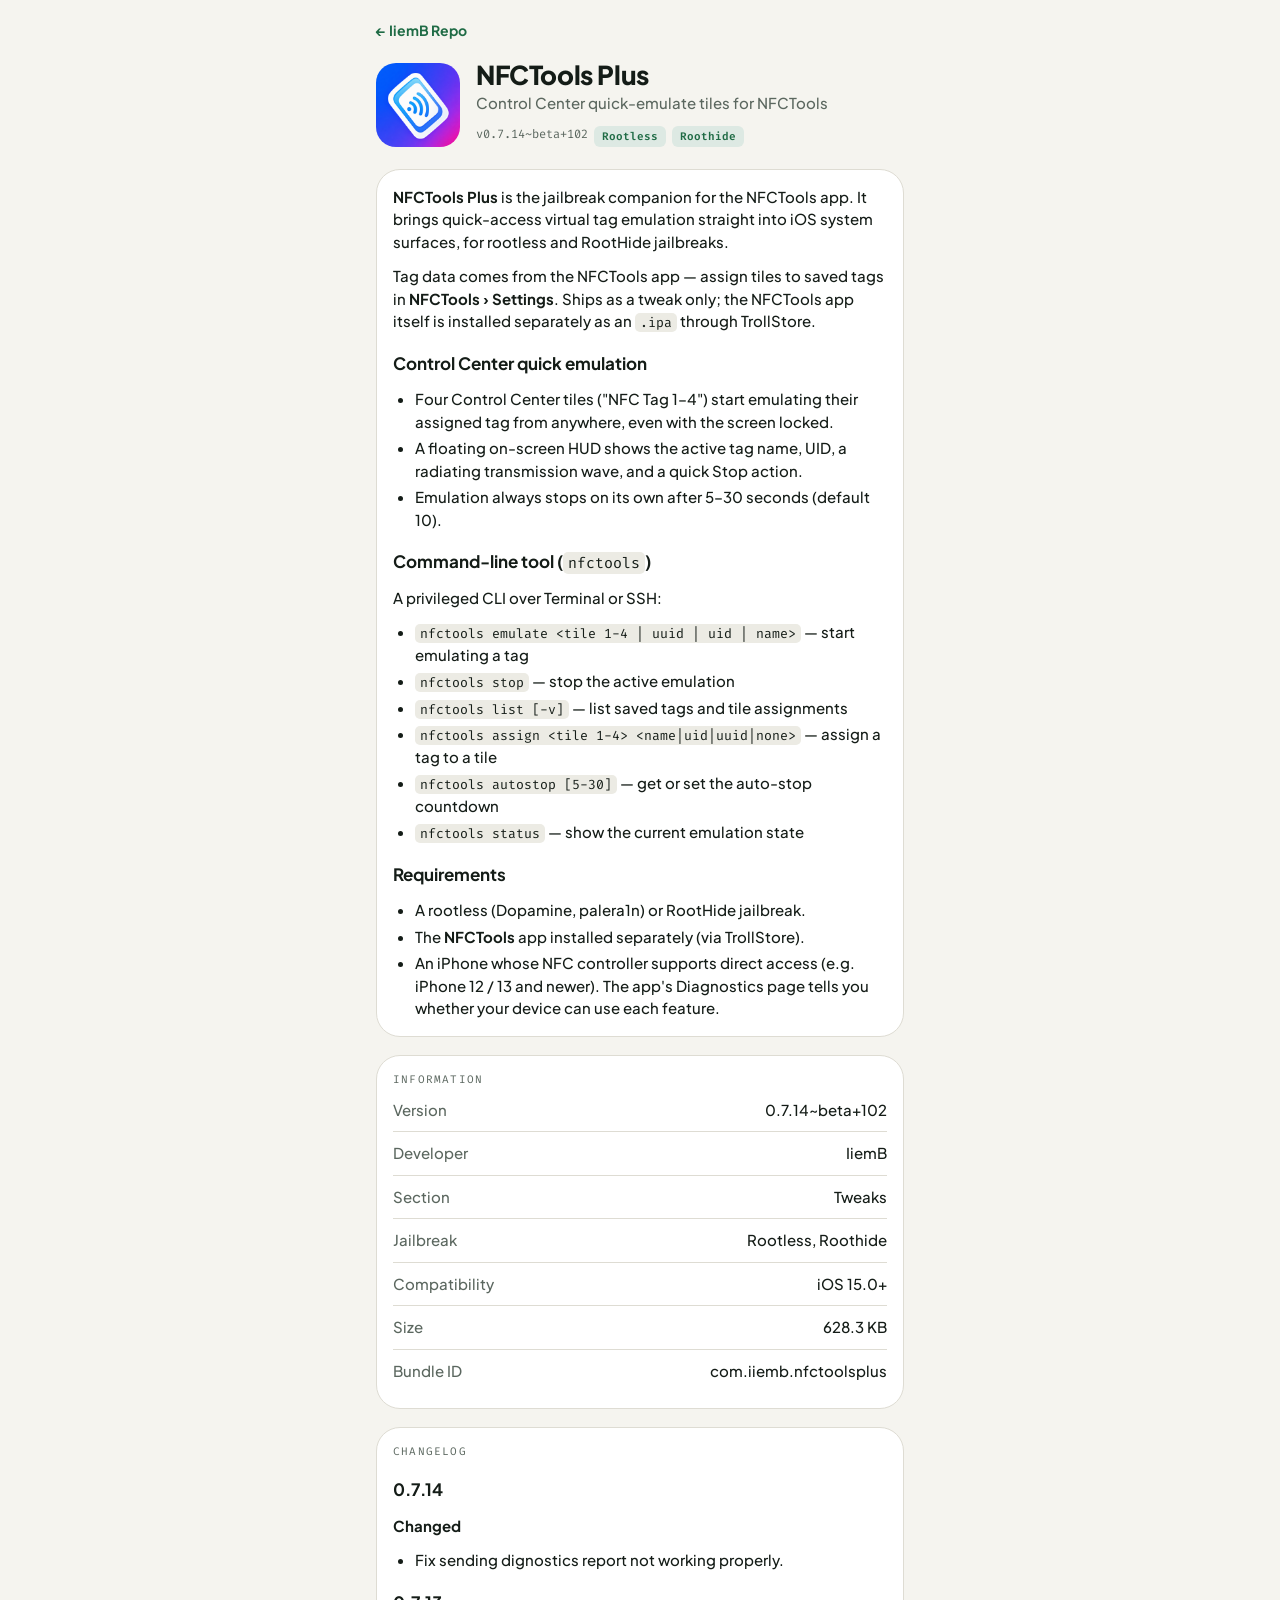
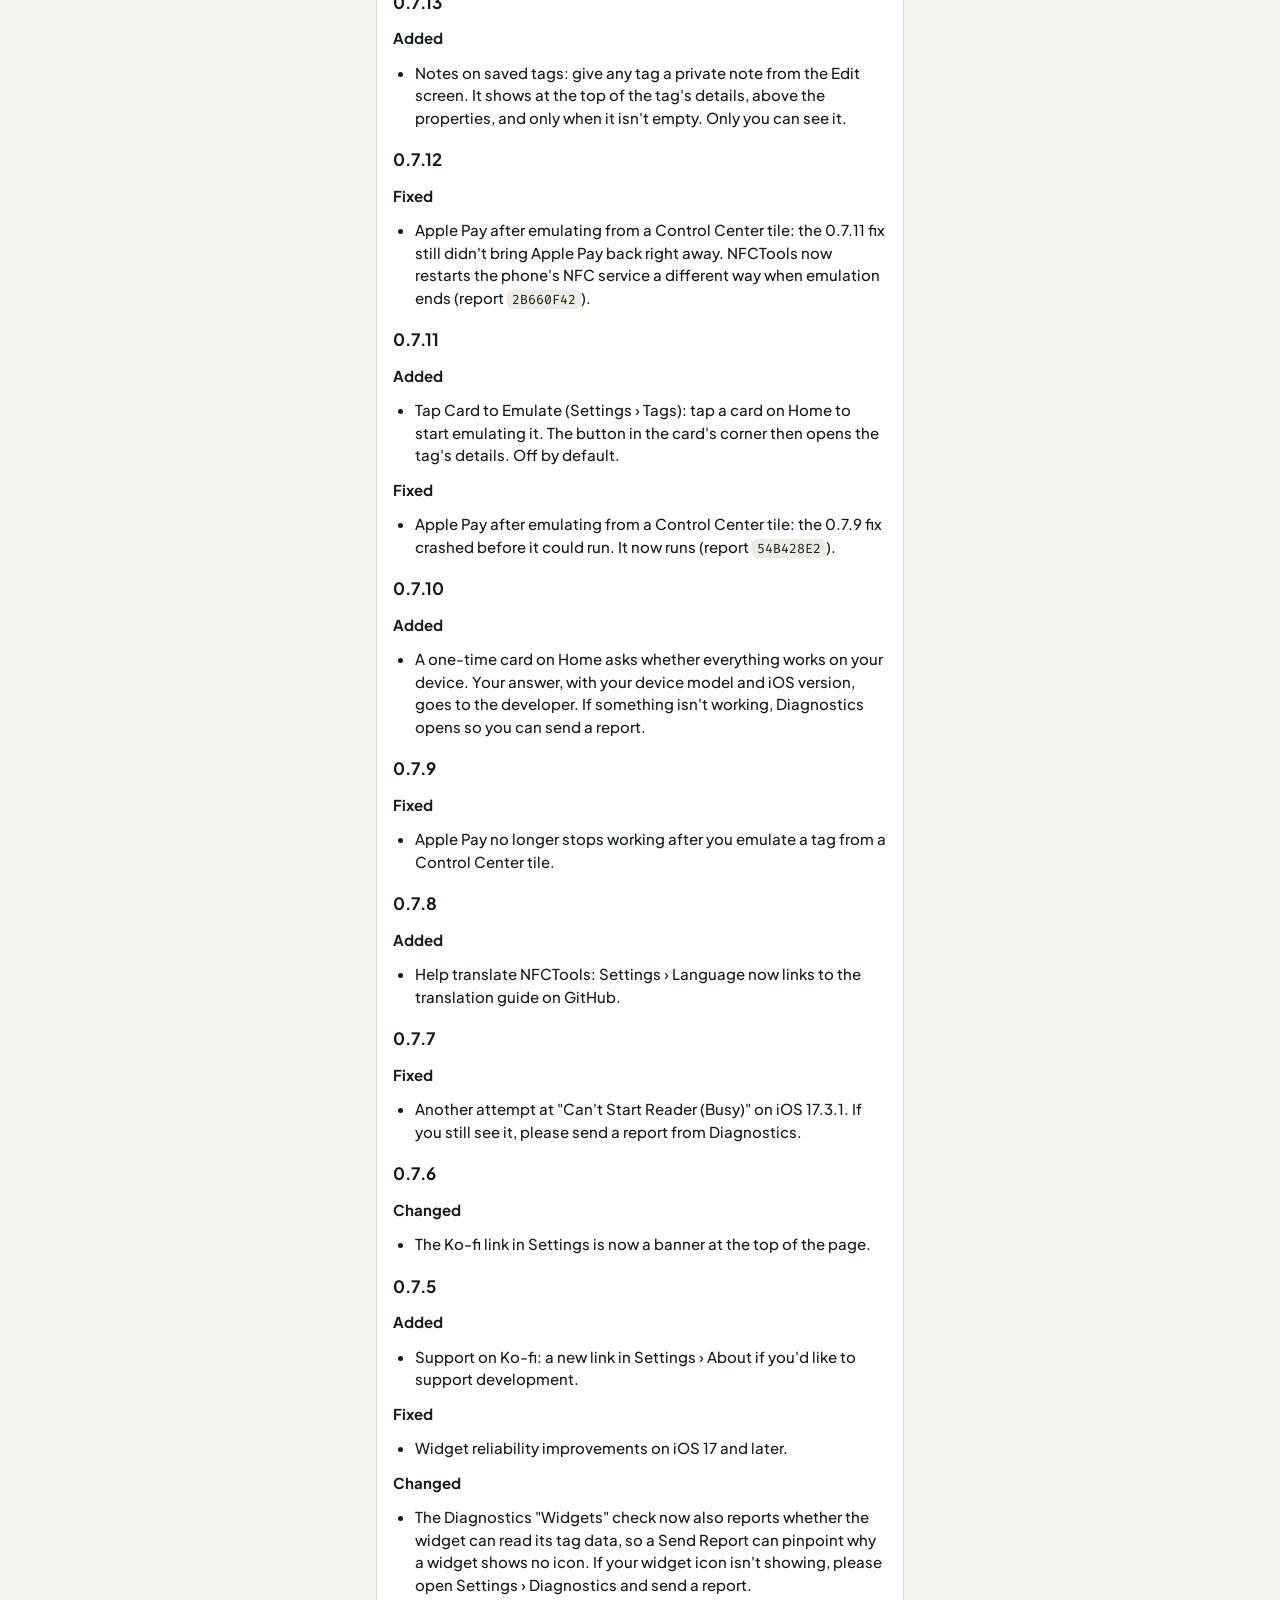
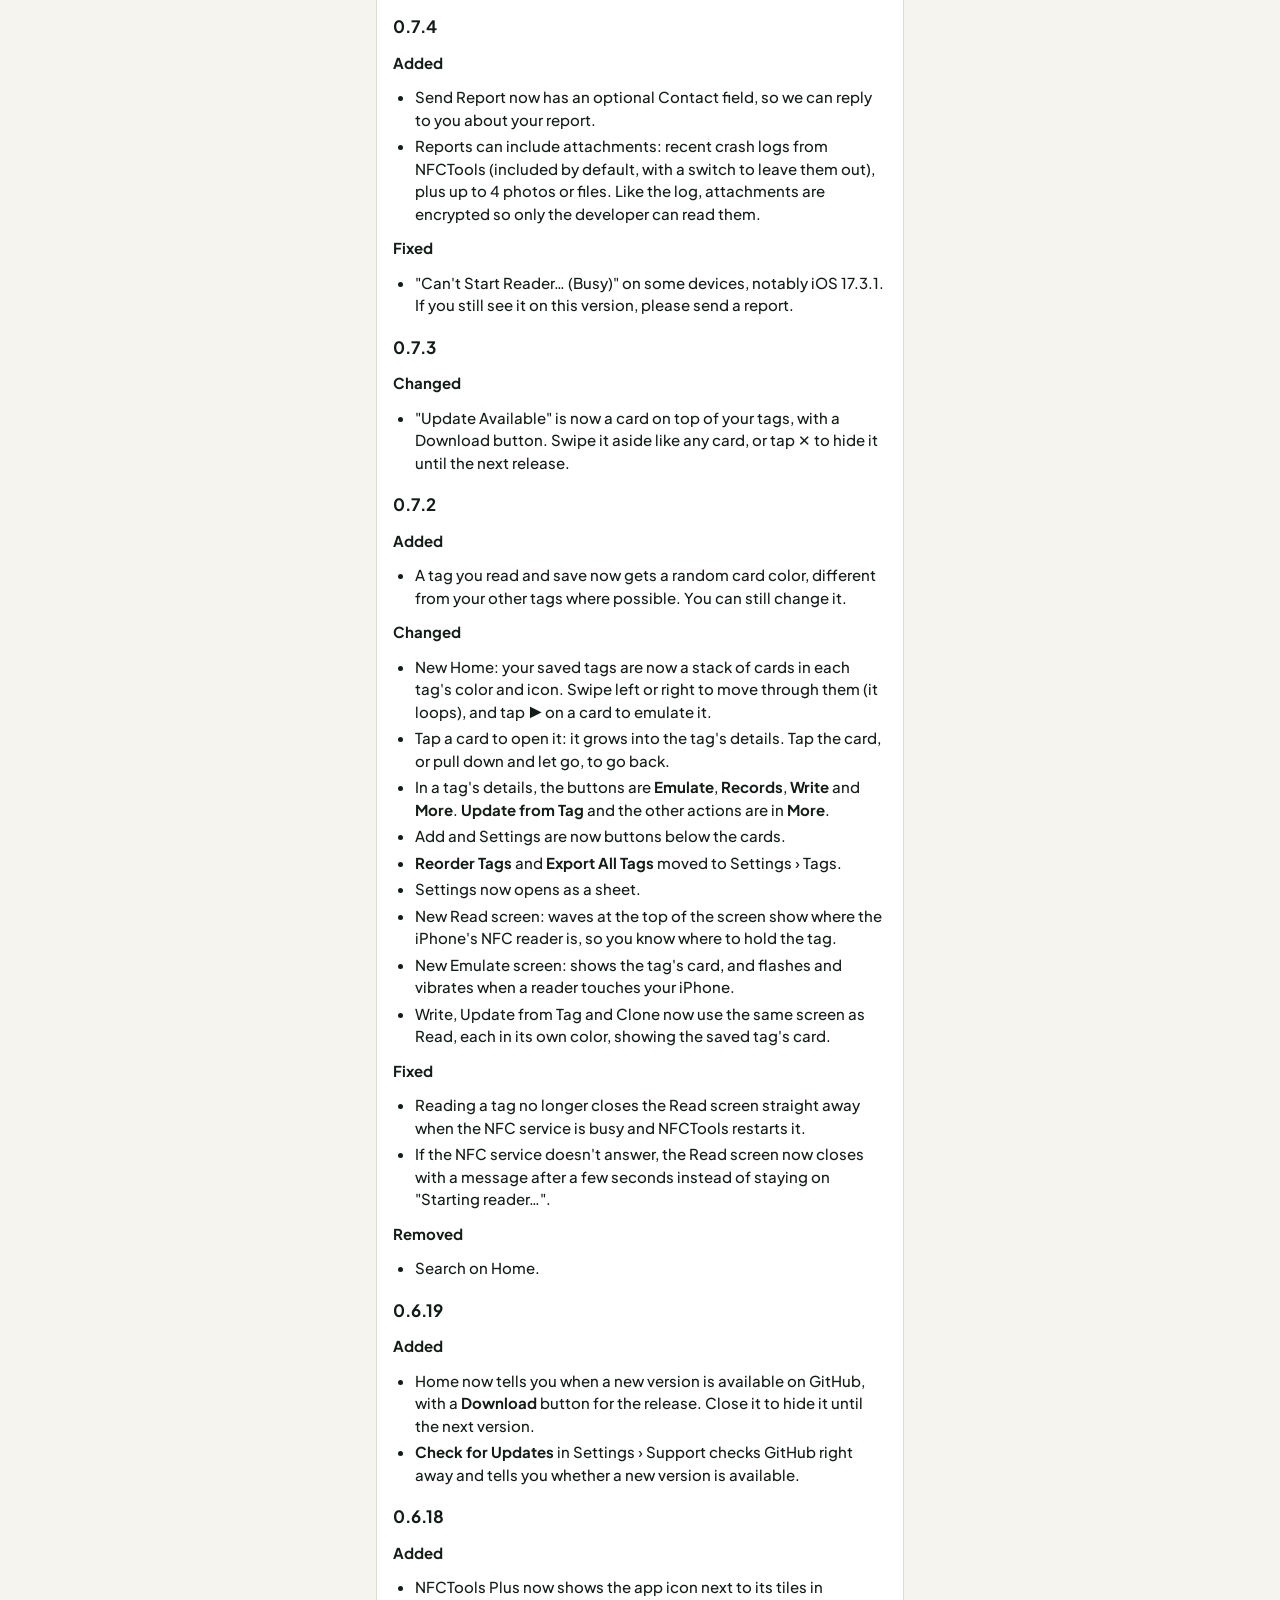
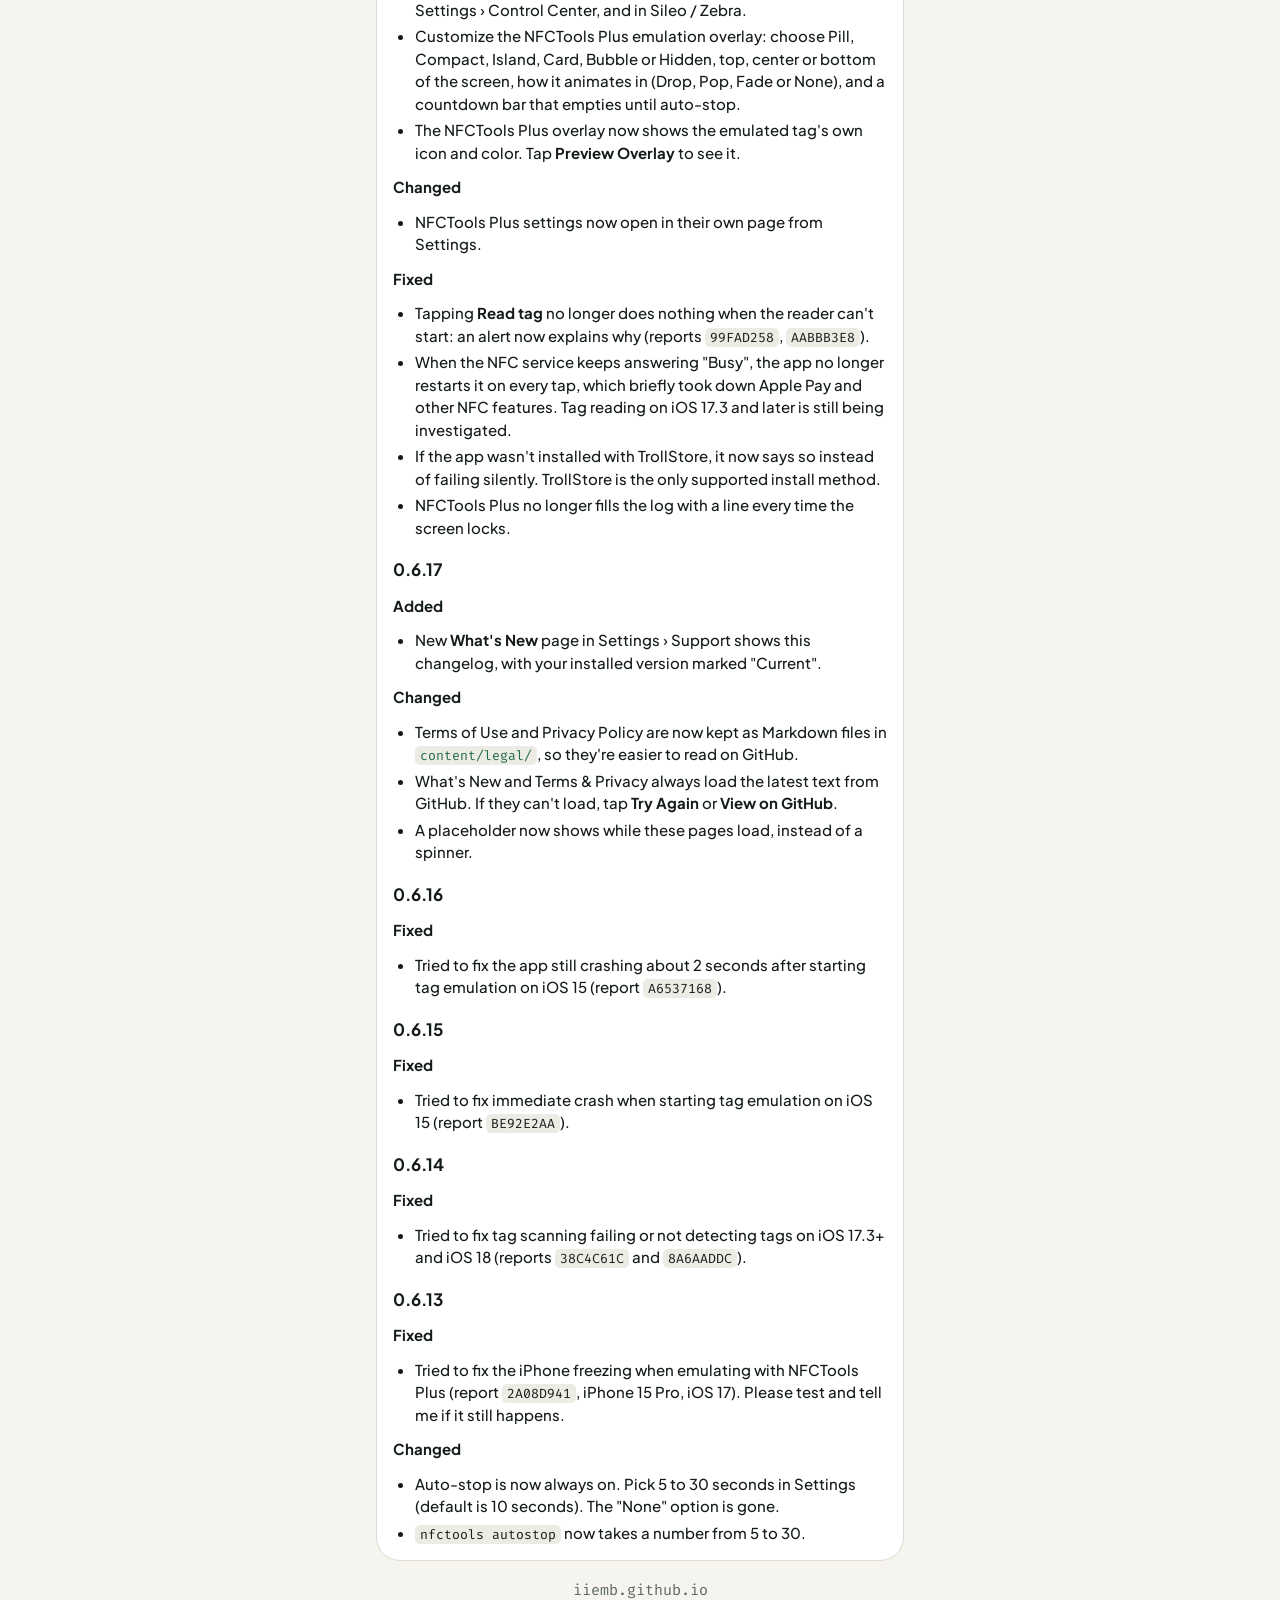
<file: repo/depictions/com.iiemb.nfctoolsplus/index.html>
<!doctype html>
<html lang="en">
<head>
<meta charset="utf-8">
<meta name="viewport" content="width=device-width, initial-scale=1, viewport-fit=cover">
<title>NFCTools Plus · IiemB Repo</title>
<meta name="description" content="Control Center quick-emulate tiles for NFCTools">
<meta name="theme-color" content="#F5F4EF" media="(prefers-color-scheme: light)">
<meta name="theme-color" content="#0D1210" media="(prefers-color-scheme: dark)">
<meta property="og:title" content="NFCTools Plus · IiemB Repo">
<meta property="og:description" content="Control Center quick-emulate tiles for NFCTools">
<meta property="og:image" content="https://iiemb.github.io/repo/CydiaIcon.png">
<link rel="icon" href="../../CydiaIcon.png">
<link rel="apple-touch-icon" href="../../CydiaIcon.png">
<link rel="stylesheet" href="../../style.css?v=3f2ef1e790">
<style>:root { --tint-light: #1F6B45; --tint-dark: #6FCF98; }</style>
</head>
<body>
<main class="home depiction">
  <a class="back" href="../../">← IiemB Repo</a>
  
  <header class="package-head">
    <img class="icon lg" src="../../assets/com.iiemb.nfctoolsplus/icon.png" alt="">
    <div>
      <h1>NFCTools Plus</h1>
      <p class="muted">Control Center quick-emulate tiles for NFCTools</p>
      <p class="meta"><span class="mono muted">v0.7.14~beta+102</span><span class="badge">Rootless</span><span class="badge">Roothide</span></p>
    </div>
  </header>
  
  <section class="widget prose"><p><strong>NFCTools Plus</strong> is the jailbreak companion for the NFCTools app. It brings quick-access virtual tag emulation straight into iOS system surfaces, for rootless and RootHide jailbreaks.</p>
<p>Tag data comes from the NFCTools app — assign tiles to saved tags in <strong>NFCTools › Settings</strong>. Ships as a tweak only; the NFCTools app itself is installed separately as an <code>.ipa</code> through TrollStore.</p>
<h3>Control Center quick emulation</h3>
<ul><li>Four Control Center tiles ("NFC Tag 1–4") start emulating their assigned tag from anywhere, even with the screen locked.</li><li>A floating on-screen HUD shows the active tag name, UID, a radiating transmission wave, and a quick Stop action.</li><li>Emulation always stops on its own after 5–30 seconds (default 10).</li></ul>
<h3>Command-line tool (<code>nfctools</code>)</h3>
<p>A privileged CLI over Terminal or SSH:</p>
<ul><li><code>nfctools emulate &lt;tile 1-4 | uuid | uid | name&gt;</code> — start emulating a tag</li><li><code>nfctools stop</code> — stop the active emulation</li><li><code>nfctools list [-v]</code> — list saved tags and tile assignments</li><li><code>nfctools assign &lt;tile 1-4&gt; &lt;name|uid|uuid|none&gt;</code> — assign a tag to a tile</li><li><code>nfctools autostop [5-30]</code> — get or set the auto-stop countdown</li><li><code>nfctools status</code> — show the current emulation state</li></ul>
<h3>Requirements</h3>
<ul><li>A rootless (Dopamine, palera1n) or RootHide jailbreak.</li><li>The <strong>NFCTools</strong> app installed separately (via TrollStore).</li><li>An iPhone whose NFC controller supports direct access (e.g. iPhone 12 / 13 and newer). The app's Diagnostics page tells you whether your device can use each feature.</li></ul></section>
  <section class="widget">
    <span class="label">Information</span>
    <dl class="info"><div><dt>Version</dt><dd>0.7.14~beta+102</dd></div><div><dt>Developer</dt><dd>IiemB</dd></div><div><dt>Section</dt><dd>Tweaks</dd></div><div><dt>Jailbreak</dt><dd>Rootless, Roothide</dd></div><div><dt>Compatibility</dt><dd>iOS 15.0+</dd></div><div><dt>Size</dt><dd>628.3 KB</dd></div><div><dt>Bundle ID</dt><dd>com.iiemb.nfctoolsplus</dd></div></dl>
  </section>
  <section class="widget prose"><span class="label">Changelog</span><h3>0.7.14</h3>
<p><strong>Changed</strong></p>
<ul><li>Fix sending dignostics report not working properly.</li></ul>
<h3>0.7.13</h3>
<p><strong>Added</strong></p>
<ul><li>Notes on saved tags: give any tag a private note from the Edit screen. It shows at the top of the tag's details, above the properties, and only when it isn't empty. Only you can see it.</li></ul>
<h3>0.7.12</h3>
<p><strong>Fixed</strong></p>
<ul><li>Apple Pay after emulating from a Control Center tile: the 0.7.11 fix still didn't bring Apple Pay back right away. NFCTools now restarts the phone's NFC service a different way when emulation ends (report <code>2B660F42</code>).</li></ul>
<h3>0.7.11</h3>
<p><strong>Added</strong></p>
<ul><li>Tap Card to Emulate (Settings › Tags): tap a card on Home to start emulating it. The button in the card's corner then opens the tag's details. Off by default.</li></ul>
<p><strong>Fixed</strong></p>
<ul><li>Apple Pay after emulating from a Control Center tile: the 0.7.9 fix crashed before it could run. It now runs (report <code>54B428E2</code>).</li></ul>
<h3>0.7.10</h3>
<p><strong>Added</strong></p>
<ul><li>A one-time card on Home asks whether everything works on your device. Your answer, with your device model and iOS version, goes to the developer. If something isn't working, Diagnostics opens so you can send a report.</li></ul>
<h3>0.7.9</h3>
<p><strong>Fixed</strong></p>
<ul><li>Apple Pay no longer stops working after you emulate a tag from a Control Center tile.</li></ul>
<h3>0.7.8</h3>
<p><strong>Added</strong></p>
<ul><li>Help translate NFCTools: Settings › Language now links to the translation guide on GitHub.</li></ul>
<h3>0.7.7</h3>
<p><strong>Fixed</strong></p>
<ul><li>Another attempt at "Can't Start Reader (Busy)" on iOS 17.3.1. If you still see it, please send a report from Diagnostics.</li></ul>
<h3>0.7.6</h3>
<p><strong>Changed</strong></p>
<ul><li>The Ko-fi link in Settings is now a banner at the top of the page.</li></ul>
<h3>0.7.5</h3>
<p><strong>Added</strong></p>
<ul><li>Support on Ko-fi: a new link in Settings › About if you'd like to support development.</li></ul>
<p><strong>Fixed</strong></p>
<ul><li>Widget reliability improvements on iOS 17 and later.</li></ul>
<p><strong>Changed</strong></p>
<ul><li>The Diagnostics "Widgets" check now also reports whether the widget can read its tag data, so a Send Report can pinpoint why a widget shows no icon. If your widget icon isn't showing, please open Settings › Diagnostics and send a report.</li></ul>
<h3>0.7.4</h3>
<p><strong>Added</strong></p>
<ul><li>Send Report now has an optional Contact field, so we can reply to you about your report.</li><li>Reports can include attachments: recent crash logs from NFCTools (included by default, with a switch to leave them out), plus up to 4 photos or files. Like the log, attachments are encrypted so only the developer can read them.</li></ul>
<p><strong>Fixed</strong></p>
<ul><li>"Can't Start Reader… (Busy)" on some devices, notably iOS 17.3.1. If you still see it on this version, please send a report.</li></ul>
<h3>0.7.3</h3>
<p><strong>Changed</strong></p>
<ul><li>"Update Available" is now a card on top of your tags, with a Download button. Swipe it aside like any card, or tap ✕ to hide it until the next release.</li></ul>
<h3>0.7.2</h3>
<p><strong>Added</strong></p>
<ul><li>A tag you read and save now gets a random card color, different from your other tags where possible. You can still change it.</li></ul>
<p><strong>Changed</strong></p>
<ul><li>New Home: your saved tags are now a stack of cards in each tag's color and icon. Swipe left or right to move through them (it loops), and tap <strong>▶</strong> on a card to emulate it.</li><li>Tap a card to open it: it grows into the tag's details. Tap the card, or pull down and let go, to go back.</li><li>In a tag's details, the buttons are <strong>Emulate</strong>, <strong>Records</strong>, <strong>Write</strong> and <strong>More</strong>. <strong>Update from Tag</strong> and the other actions are in <strong>More</strong>.</li><li>Add and Settings are now buttons below the cards.</li><li><strong>Reorder Tags</strong> and <strong>Export All Tags</strong> moved to Settings › Tags.</li><li>Settings now opens as a sheet.</li><li>New Read screen: waves at the top of the screen show where the iPhone's NFC reader is, so you know where to hold the tag.</li><li>New Emulate screen: shows the tag's card, and flashes and vibrates when a reader touches your iPhone.</li><li>Write, Update from Tag and Clone now use the same screen as Read, each in its own color, showing the saved tag's card.</li></ul>
<p><strong>Fixed</strong></p>
<ul><li>Reading a tag no longer closes the Read screen straight away when the NFC service is busy and NFCTools restarts it.</li><li>If the NFC service doesn't answer, the Read screen now closes with a message after a few seconds instead of staying on "Starting reader…".</li></ul>
<p><strong>Removed</strong></p>
<ul><li>Search on Home.</li></ul>
<h3>0.6.19</h3>
<p><strong>Added</strong></p>
<ul><li>Home now tells you when a new version is available on GitHub, with a <strong>Download</strong> button for the release. Close it to hide it until the next version.</li><li><strong>Check for Updates</strong> in Settings › Support checks GitHub right away and tells you whether a new version is available.</li></ul>
<h3>0.6.18</h3>
<p><strong>Added</strong></p>
<ul><li>NFCTools Plus now shows the app icon next to its tiles in Settings › Control Center, and in Sileo / Zebra.</li><li>Customize the NFCTools Plus emulation overlay: choose Pill, Compact, Island, Card, Bubble or Hidden, top, center or bottom of the screen, how it animates in (Drop, Pop, Fade or None), and a countdown bar that empties until auto-stop.</li><li>The NFCTools Plus overlay now shows the emulated tag's own icon and color. Tap <strong>Preview Overlay</strong> to see it.</li></ul>
<p><strong>Changed</strong></p>
<ul><li>NFCTools Plus settings now open in their own page from Settings.</li></ul>
<p><strong>Fixed</strong></p>
<ul><li>Tapping <strong>Read tag</strong> no longer does nothing when the reader can't start: an alert now explains why (reports <code>99FAD258</code>, <code>AABBB3E8</code>).</li><li>When the NFC service keeps answering "Busy", the app no longer restarts it on every tap, which briefly took down Apple Pay and other NFC features. Tag reading on iOS 17.3 and later is still being investigated.</li><li>If the app wasn't installed with TrollStore, it now says so instead of failing silently. TrollStore is the only supported install method.</li><li>NFCTools Plus no longer fills the log with a line every time the screen locks.</li></ul>
<h3>0.6.17</h3>
<p><strong>Added</strong></p>
<ul><li>New <strong>What's New</strong> page in Settings › Support shows this changelog, with your installed version marked "Current".</li></ul>
<p><strong>Changed</strong></p>
<ul><li>Terms of Use and Privacy Policy are now kept as Markdown files in <a href="https://github.com/IiemB/NFCTools/tree/main/content/legal"><code>content/legal/</code></a>, so they're easier to read on GitHub.</li><li>What's New and Terms &amp; Privacy always load the latest text from GitHub. If they can't load, tap <strong>Try Again</strong> or <strong>View on GitHub</strong>.</li><li>A placeholder now shows while these pages load, instead of a spinner.</li></ul>
<h3>0.6.16</h3>
<p><strong>Fixed</strong></p>
<ul><li>Tried to fix the app still crashing about 2 seconds after starting tag emulation on iOS 15 (report <code>A6537168</code>).</li></ul>
<h3>0.6.15</h3>
<p><strong>Fixed</strong></p>
<ul><li>Tried to fix immediate crash when starting tag emulation on iOS 15 (report <code>BE92E2AA</code>).</li></ul>
<h3>0.6.14</h3>
<p><strong>Fixed</strong></p>
<ul><li>Tried to fix tag scanning failing or not detecting tags on iOS 17.3+ and iOS 18 (reports <code>38C4C61C</code> and <code>8A6AADDC</code>).</li></ul>
<h3>0.6.13</h3>
<p><strong>Fixed</strong></p>
<ul><li>Tried to fix the iPhone freezing when emulating with NFCTools Plus (report <code>2A08D941</code>, iPhone 15 Pro, iOS 17). Please test and tell me if it still happens.</li></ul>
<p><strong>Changed</strong></p>
<ul><li>Auto-stop is now always on. Pick 5 to 30 seconds in Settings (default is 10 seconds). The "None" option is gone.</li><li><code>nfctools autostop</code> now takes a number from 5 to 30.</li></ul></section>
  <p class="mono muted center">iiemb.github.io</p>
</main>

</body>
</html>
</file>
<file: assets/index-DeELZ7jU.css>
.icrm-hero{align-items:center;gap:64px;display:flex}.icrm-hero .text{flex-direction:column;flex:1;align-items:flex-start;gap:24px;display:flex}.icrm-hero h1{letter-spacing:-.04em;font-size:96px;font-weight:800;line-height:.95}.icrm-hero .intro p{color:var(--text-muted);max-width:600px;font-size:19px;line-height:1.6}.icrm-hero .intro strong{color:var(--text);font-weight:600}.icrm-hero .intro a{color:var(--accent);font-weight:600}.icrm-hero .ctas{flex-wrap:wrap;gap:12px;display:flex}.roast-card{border-radius:24px;flex:none;width:440px;height:360px;position:relative;overflow:hidden}.roast-card svg{position:absolute;top:0;bottom:0;left:0;right:0}.roast-card .legend{font-family:var(--mono);color:var(--text-muted);gap:14px;font-size:12px;display:flex;position:absolute;top:24px;left:24px}.roast-card .legend span{align-items:center;gap:6px;display:inline-flex}.roast-card .legend i{border-radius:2px;width:14px;height:3px}.roast-card img{border:1px solid var(--border);border-radius:18px;width:72px;height:72px;position:absolute;bottom:24px;right:24px}.icrm-content{flex-direction:column;gap:72px;display:flex}.icrm-content .lead-title{font-size:26px;font-weight:700;line-height:1.3}.icrm-content .lead-title p{margin:0}.icrm-content .lead-title strong{color:var(--accent);font-weight:700}.purpose{align-items:flex-start;gap:64px;display:flex}.purpose .lead{flex-direction:column;flex:none;gap:14px;width:360px;display:flex}.purpose ol{flex:1;margin:0;padding:0;list-style:none}.purpose li{border-bottom:1px solid var(--border);align-items:center;gap:20px;padding:16px 0;font-size:18px;font-weight:600;display:flex}.purpose li .n{font-family:var(--mono);color:var(--text-muted);font-size:13px;font-weight:500}.connect{grid-template-columns:1fr 1fr;gap:16px;display:grid}.connect .card{border-radius:18px;flex-direction:column;align-items:flex-start;gap:10px;padding:28px;display:flex}.connect .badge{font-family:var(--mono);color:var(--accent);background:var(--accent-soft);border-radius:6px;padding:4px 10px;font-size:11px;font-weight:600}.connect h3{font-size:22px;font-weight:700}.connect p{color:var(--text-muted);font-size:16px;line-height:1.55}.connect a{color:var(--accent)}@media (max-width:1000px){.icrm-hero{flex-direction:column;align-items:stretch}.roast-card{width:100%}}@media (max-width:800px){.icrm-hero h1{font-size:64px}.roast-card{height:280px}.purpose{flex-direction:column;gap:16px}.purpose .lead{width:100%}.connect{grid-template-columns:1fr}}.moni-brand{align-items:center;gap:10px;font-size:18px;font-weight:800;display:inline-flex}.moni-brand img{border-radius:8px;width:28px;height:28px}.moni-hero{text-align:center;flex-direction:column;align-items:center;gap:28px;padding-top:40px;display:flex;max-width:880px!important}.moni-hero .icon{width:96px;height:96px;box-shadow:0 16px 32px color-mix(in srgb, var(--accent) 20%, transparent);border-radius:24px}.moni-hero .name{font-family:var(--mono);letter-spacing:.1em;color:var(--accent);font-size:14px;font-weight:600}.moni-hero h1{letter-spacing:-.03em;font-size:76px;font-weight:800;line-height:1}.story{border-radius:28px;display:flex;overflow:hidden}.story .lead{background:var(--accent-soft);width:460px;color:var(--accent);flex:none;padding:48px;font-size:30px;font-weight:800;line-height:1.25}.story .lead p{margin:0}.story .lead strong{font-weight:800}.story .text{flex-direction:column;flex:1;gap:20px;padding:48px;display:flex}.story .text p{color:var(--text-muted);font-size:17px;line-height:1.7}.story .text p:first-child{color:var(--text);font-size:19px;line-height:1.65}.story .text strong{color:var(--text);font-weight:700}@media (max-width:800px){.moni-hero h1{font-size:48px}.story{flex-direction:column}.story .lead{width:100%;padding:32px;font-size:24px}.story .text{padding:32px}}.portfolio{gap:48px}.portfolio>.columns{max-width:none}.portfolio .path{font-size:14px;font-weight:500}.columns{align-items:flex-start;gap:64px;display:flex}.columns .left{flex-direction:column;flex:none;gap:40px;width:400px;display:flex}.columns .right{flex-direction:column;flex:1;gap:56px;min-width:0;display:flex}.columns section>.section-header{margin-bottom:12px}.profile{flex-direction:column;align-items:flex-start;gap:12px;display:flex}.avatar{border:3px solid var(--primary);border-radius:50%;width:120px;height:120px;margin-bottom:8px;padding:6px}.avatar img,.avatar span{object-fit:cover;border-radius:50%;width:100%;height:100%}.avatar span{background:var(--primary-soft);color:var(--primary);place-items:center;font-size:36px;font-weight:800;display:grid}.profile h1{letter-spacing:-.02em;font-size:44px;font-weight:800;line-height:1.1}.profile .bio{color:var(--text-muted);font-size:15px;line-height:1.5}.profile .bio:before{content:"> "}.profile .location{background:var(--surface);border:1px solid var(--border);border-radius:999px;align-items:center;gap:8px;padding:6px 12px 6px 10px;font-size:13px;font-weight:500;display:inline-flex}.profile .location .dot{width:8px;height:8px}.small{font-size:13px}.skeleton{border-radius:8px;animation:1.4s ease-in-out infinite pulse;background:var(--surface-2)!important;color:#0000!important}.skeleton.line{width:60%;height:18px;display:block}.skeleton.line.wide{width:80%;height:40px}.skeleton-card{background:var(--surface-2);border-color:#0000;min-height:128px;animation:1.4s ease-in-out infinite pulse}@keyframes pulse{50%{opacity:.55}}@media (prefers-reduced-motion:reduce){.skeleton,.skeleton-card{animation:none}}.link-rows{padding:0;list-style:none}.link-rows a{border-bottom:1px solid var(--border);justify-content:space-between;align-items:center;gap:16px;padding:13px 0;display:flex}.link-rows .name{font-size:15px;font-weight:600}.link-rows .value{color:var(--text-muted);overflow-wrap:anywhere;text-align:right;align-items:center;gap:8px;min-width:0;font-size:13px;display:inline-flex}.arrow{color:var(--accent);font-weight:700}.link-rows a:hover .name,.timeline a:hover .title{color:var(--accent)}.skills{flex-wrap:wrap;gap:8px;padding:0;list-style:none;display:flex}.skills li{background:var(--surface);border:1px solid var(--border);border-radius:8px;padding:6px 12px;font-size:13px;font-weight:500}.timeline{margin:0;padding:0;list-style:none}.timeline li{padding:14px 0 14px 26px;position:relative}.timeline li:before{content:"";border:2px solid var(--accent);background:var(--bg);box-sizing:border-box;border-radius:50%;width:10px;height:10px;position:absolute;top:20px;left:0}.timeline li.first:before{background:var(--accent)}.timeline li:not(:last-child):after{content:"";background:var(--border);width:2px;position:absolute;top:34px;bottom:-20px;left:4px}.timeline a,.timeline div{flex-direction:column;gap:4px;display:flex}.timeline .row{justify-content:space-between;gap:12px;display:flex}.timeline .title{font-size:16px;font-weight:700}.timeline .subtitle{color:var(--text-muted);font-size:14px;font-weight:500}.timeline .date{color:var(--text-muted);font-size:12px}.see-all{color:var(--accent);font-size:13px;font-weight:700;font-family:var(--sans)}.repo-grid{grid-template-columns:1fr 1fr;gap:16px;display:grid}.repo{flex-direction:column;gap:12px;padding:20px;transition:border-color .15s;display:flex}.repo:hover,.project:hover{border-color:var(--accent)}.repo .title{justify-content:space-between;gap:12px;display:flex}.repo .name{overflow-wrap:anywhere;font-size:15px;font-weight:600}.repo .arrow{color:var(--text-muted)}.repo .desc{color:var(--text-muted);-webkit-line-clamp:2;-webkit-box-orient:vertical;font-size:14px;line-height:1.5;display:-webkit-box;overflow:hidden}.repo .meta{color:var(--text-muted);align-items:center;gap:16px;margin-top:auto;font-size:12px;display:flex}.repo .lang{color:var(--text);align-items:center;gap:6px;margin-left:auto;font-weight:500;display:inline-flex}.repo .lang .dot{width:8px;height:8px}.notice{color:var(--text-muted);padding:20px;line-height:1.6}.notice a{color:var(--accent);font-weight:600}.projects{flex-direction:column;gap:12px;padding:0;list-style:none;display:flex}.project{gap:20px;padding:20px;transition:border-color .15s;display:flex;position:relative}.project:not(.linked):hover{border-color:var(--border)}.project img{border:1px solid var(--border);border-radius:14px;flex:none;width:64px;height:64px}.project .text{flex-direction:column;align-items:flex-start;gap:6px;min-width:0;display:flex}.project .name{font-size:17px;font-weight:700}.project .main-link:after{content:"";border-radius:inherit;position:absolute;top:0;bottom:0;left:0;right:0}.project .desc{color:var(--text-muted);font-size:14px;line-height:1.55}.project .stores{z-index:1;flex-wrap:wrap;gap:8px;margin-top:6px;display:flex;position:relative}.project .store{color:var(--text-muted);border:1px solid var(--border);background:var(--surface,transparent);border-radius:999px;padding:5px 10px;font-size:11px;font-weight:500;transition:color .15s,border-color .15s}.project .store:hover{color:var(--accent);border-color:var(--accent)}@media (max-width:800px){.portfolio{gap:32px}.columns{flex-direction:column;gap:48px}.columns .left{gap:36px;width:100%}.profile h1{font-size:36px}.repo-grid{grid-template-columns:1fr;gap:12px}.project{gap:14px;padding:16px}.project img{border-radius:12px;width:48px;height:48px}.project .name{font-size:16px}}@font-face{font-family:Plus Jakarta Sans;font-weight:400;font-display:swap;src:url(/assets/PlusJakartaSans-Regular-DBSa4cpH.ttf)format("truetype")}@font-face{font-family:Plus Jakarta Sans;font-weight:500;font-display:swap;src:url(/assets/PlusJakartaSans-Medium-BWT6vWE5.ttf)format("truetype")}@font-face{font-family:Plus Jakarta Sans;font-weight:600;font-display:swap;src:url(/assets/PlusJakartaSans-SemiBold-E-AGeNse.ttf)format("truetype")}@font-face{font-family:Plus Jakarta Sans;font-weight:700;font-display:swap;src:url(/assets/PlusJakartaSans-Bold-K_68Q89b.ttf)format("truetype")}@font-face{font-family:Plus Jakarta Sans;font-weight:800;font-display:swap;src:url(/assets/PlusJakartaSans-ExtraBold-BPMfZ3D1.ttf)format("truetype")}@font-face{font-family:Fira Code;font-weight:400;font-display:swap;src:url(/assets/FiraCode-Regular-DaUYHfpJ.ttf)format("truetype")}@font-face{font-family:Fira Code;font-weight:500;font-display:swap;src:url(/assets/FiraCode-Medium-CvWmJDs-.ttf)format("truetype")}@font-face{font-family:Fira Code;font-weight:600;font-display:swap;src:url(/assets/FiraCode-SemiBold-bVpjlG4V.ttf)format("truetype")}@font-face{font-family:Fira Code;font-weight:700;font-display:swap;src:url(/assets/FiraCode-Bold-CEgoAgKj.ttf)format("truetype")}:root{--lightningcss-light:initial;--lightningcss-dark: ;color-scheme:light;--bg:#f5f4ef;--surface:#fff;--surface-2:#ecebe4;--border:#dedcd3;--text:#141c17;--text-muted:#5b675f;--primary:#1f6b45;--primary-soft:#dceadf;--on-primary:#fff;--icrm:#8a4b2a;--icrm-soft:#f1e4da;--moni:#5b3fa8;--moni-soft:#e9e4f7;--sans:"Plus Jakarta Sans", system-ui, sans-serif;--mono:"Fira Code", ui-monospace, monospace;--content:1120px;--gutter:72px}:root[data-theme=dark]{--lightningcss-light: ;--lightningcss-dark:initial;color-scheme:dark;--bg:#0d1210;--surface:#141b17;--surface-2:#1b241f;--border:#28332d;--text:#e7ede9;--text-muted:#93a199;--primary:#6fcf98;--primary-soft:#183326;--on-primary:#06120b;--icrm:#d08b5b;--icrm-soft:#3a2418;--moni:#a992f0;--moni-soft:#2a2140}@media (prefers-color-scheme:dark){:root:not([data-theme=light]){--lightningcss-light: ;--lightningcss-dark:initial;color-scheme:dark;--bg:#0d1210;--surface:#141b17;--surface-2:#1b241f;--border:#28332d;--text:#e7ede9;--text-muted:#93a199;--primary:#6fcf98;--primary-soft:#183326;--on-primary:#06120b;--icrm:#d08b5b;--icrm-soft:#3a2418;--moni:#a992f0;--moni-soft:#2a2140}}.section-icrm{--accent:var(--icrm);--accent-soft:var(--icrm-soft)}.section-moni{--accent:var(--moni);--accent-soft:var(--moni-soft)}.section-portfolio,.section-neutral{--accent:var(--primary);--accent-soft:var(--primary-soft)}*,:before,:after{box-sizing:border-box}html,body{margin:0}body{background:var(--bg);color:var(--text);font-family:var(--sans);-webkit-font-smoothing:antialiased;font-size:16px;line-height:1.5}a{color:inherit;text-decoration:none}img{max-width:100%;display:block}h1,h2,h3,h4,p,ul{margin:0}button{font:inherit;color:inherit}:focus-visible{outline:2px solid var(--accent);outline-offset:2px;border-radius:4px}.page{min-height:100vh;padding:28px var(--gutter) 56px;flex-direction:column;align-items:center;gap:72px;display:flex}.page>*{width:100%;max-width:var(--content)}.page>.topbar{max-width:none}.mono{font-family:var(--mono)}.muted{color:var(--text-muted)}.accent{color:var(--accent)}.topbar{justify-content:space-between;align-items:center;gap:16px;display:flex}.wordmark{font-family:var(--mono);letter-spacing:.08em;font-size:15px;font-weight:700}.brand{align-items:center;gap:14px;display:inline-flex}.brand .arrow{color:var(--text-muted);font-weight:700}.pill-button{background:var(--surface);border:1px solid var(--border);border-radius:999px;align-items:center;gap:8px;padding:9px 16px;font-size:13px;font-weight:600;display:inline-flex}.button{border:1px solid var(--border);border-radius:12px;align-items:center;gap:10px;padding:14px 22px 14px 20px;font-size:15px;font-weight:700;display:inline-flex}.button.primary{background:var(--accent);color:var(--on-primary);border-color:#0000}.button.ghost{font-weight:600}.button:hover,.pill-button:hover{filter:brightness(.97)}.section-header{font-family:var(--mono);align-items:center;gap:10px;font-size:12px;display:flex}.section-header .index{color:var(--accent);font-weight:600}.section-header .label{color:var(--text-muted);letter-spacing:.12em;text-transform:uppercase;font-weight:500}.section-header .rule{background:var(--border);flex:1;height:1px}.section-header .extra{flex:none}.card{background:var(--surface);border:1px solid var(--border);border-radius:14px}.chip{background:var(--accent-soft);color:var(--accent);font-family:var(--mono);border-radius:999px;align-items:center;gap:8px;padding:5px 12px;font-size:12px;font-weight:500;display:inline-flex}.dot{background:var(--accent);border-radius:50%;flex:none;width:7px;height:7px}.footer{border-top:1px solid var(--border);font-family:var(--mono);flex-wrap:wrap;justify-content:space-between;align-items:center;gap:16px;padding-top:24px;font-size:12px;display:flex}.footer nav{flex-wrap:wrap;gap:24px;display:flex}.footer nav a{font-weight:500}.footer nav a:hover{color:var(--accent)}.footer .mark{color:var(--text-muted);letter-spacing:.08em;font-weight:700}.theme-toggle{background:var(--surface);border:1px solid var(--border);border-radius:999px;gap:4px;padding:4px;display:inline-flex}.theme-toggle button{cursor:pointer;background:0 0;border:0;border-radius:999px;align-items:center;gap:8px;padding:6px 14px 6px 12px;font-size:13px;font-weight:600;display:inline-flex}.theme-toggle button.on{background:var(--surface-2)}.theme-toggle .swatch{border:1.5px solid var(--text);border-radius:50%;width:12px;height:12px}.theme-toggle .swatch.light{background:#f5f4ef}.theme-toggle .swatch.dark{background:#141c17}.topbar-end{justify-content:flex-end}.topbar-actions{flex-wrap:wrap;justify-content:flex-end;align-items:center;gap:12px;display:flex}.stack{flex-direction:column;gap:20px;display:flex}.features{grid-template-columns:repeat(4,1fr);gap:16px;display:grid}.features .card{border-radius:16px;flex-direction:column;gap:10px;min-height:170px;padding:22px;display:flex}.features .icon{background:var(--accent-soft);border-radius:10px;place-items:center;width:40px;height:40px;font-size:20px;display:grid}.features h3{font-size:16px;font-weight:700;line-height:1.35}.features p{color:var(--text-muted);font-size:14px;line-height:1.5}@media (max-width:1000px){.features{grid-template-columns:repeat(2,1fr)}}@media (max-width:480px){.features{grid-template-columns:1fr}}.doc{align-items:flex-start;gap:80px;display:flex}.toc{flex-direction:column;flex:none;gap:4px;width:240px;display:flex;position:sticky;top:28px}.toc .title{font-family:var(--mono);letter-spacing:.12em;color:var(--text-muted);margin-bottom:4px;font-size:11px;font-weight:500}.toc a{border-left:2px solid var(--border);color:var(--text-muted);padding:8px 0 8px 12px;font-size:14px;font-weight:500}.toc a.active{border-color:var(--accent);color:var(--text);font-weight:600}.article{flex:1;min-width:0;max-width:760px}.article h1,.article h2{letter-spacing:-.02em;margin:8px 0 16px;scroll-margin-top:24px;font-size:40px;font-weight:800;line-height:1.15}.article>:first-child{margin-top:0}.article h3,.article h4{align-items:center;gap:12px;margin:20px 0 10px;font-size:20px;font-weight:700;line-height:1.35;display:flex}.article h3 .num{font-family:var(--mono);color:var(--accent);font-size:13px;font-weight:600}.article .q{font-family:var(--mono);color:var(--accent);background:var(--accent-soft);border-radius:6px;padding:2px 8px;font-size:12px;font-weight:700}.article p{color:var(--text-muted);margin-bottom:16px;line-height:1.7}.article strong{color:var(--text);font-weight:600}.article a{color:var(--accent);text-underline-offset:3px;text-decoration:underline}.article ul{padding:0 0 6px 4px;list-style:none}.article li{color:var(--text-muted);margin-bottom:10px;padding-left:20px;line-height:1.7;position:relative}.article li:before{content:"";background:var(--accent);border-radius:50%;width:6px;height:6px;position:absolute;top:11px;left:0}.article li p{margin:0}.article hr{border:0;border-top:1px solid var(--border);margin:32px 0}.article .chip{margin-bottom:20px}.lang-switch{background:var(--surface);border:1px solid var(--border);border-radius:999px;gap:4px;padding:4px;display:inline-flex}.lang-switch a{font-family:var(--mono);border-radius:999px;padding:6px 14px;font-size:12px;font-weight:600}.lang-switch a.active{background:var(--accent);color:var(--on-primary)}.state{text-align:center;flex-direction:column;flex:1;justify-content:center;align-items:center;gap:20px;display:flex}.state .message{font-family:var(--mono);white-space:pre-line;font-size:24px;font-weight:500;line-height:1.4}.state .big{font-family:var(--mono);letter-spacing:-.04em;color:var(--border);font-size:160px;font-weight:700;line-height:1}.state .path{font-family:var(--mono);color:var(--text-muted);background:var(--surface);border:1px solid var(--border);border-radius:8px;padding:6px 12px;font-size:13px}@media (max-width:800px){:root{--gutter:20px}.page{gap:48px;padding-bottom:48px}.doc{flex-direction:column;gap:32px}.toc{width:100%;position:static}.article h1,.article h2{font-size:32px}.state .big{font-size:112px}}@media (max-width:480px){.topbar-actions .pill-button{display:none}}
</file>
<file: repo/style.css>
@font-face { font-family: "Plus Jakarta Sans"; font-weight: 500; font-display: swap; src: url(fonts/PlusJakartaSans-Medium.ttf) format("truetype"); }
@font-face { font-family: "Plus Jakarta Sans"; font-weight: 600; font-display: swap; src: url(fonts/PlusJakartaSans-SemiBold.ttf) format("truetype"); }
@font-face { font-family: "Plus Jakarta Sans"; font-weight: 700; font-display: swap; src: url(fonts/PlusJakartaSans-Bold.ttf) format("truetype"); }
@font-face { font-family: "Plus Jakarta Sans"; font-weight: 800; font-display: swap; src: url(fonts/PlusJakartaSans-ExtraBold.ttf) format("truetype"); }
@font-face { font-family: "Fira Code"; font-weight: 400; font-display: swap; src: url(fonts/FiraCode-Regular.ttf) format("truetype"); }
@font-face { font-family: "Fira Code"; font-weight: 600; font-display: swap; src: url(fonts/FiraCode-SemiBold.ttf) format("truetype"); }

/* Same tokens as the iiemb.github.io design file (Color: Light / Dark). */
:root {
  --bg: #F5F4EF;
  --surface: #FFFFFF;
  --surface-2: #ECEBE4;
  --border: #DEDCD3;
  --text: #141C17;
  --muted: #5B675F;
  --primary: var(--tint-light, #1F6B45);
  --primary-soft: color-mix(in srgb, var(--primary) 15%, var(--surface));
  --on-primary: #FFFFFF;
  --badge: #E5484D;
  --sans: "Plus Jakarta Sans", -apple-system, BlinkMacSystemFont, "Segoe UI", Roboto, sans-serif;
  --mono: "Fira Code", ui-monospace, "SF Mono", Menlo, monospace;
  color-scheme: light dark;
}
@media (prefers-color-scheme: dark) {
  :root {
    --bg: #0D1210;
    --surface: #141B17;
    --surface-2: #1B241F;
    --border: #28332D;
    --text: #E7EDE9;
    --muted: #93A199;
    --primary: var(--tint-dark, #6FCF98);
    --primary-soft: color-mix(in srgb, var(--primary) 16%, var(--surface));
    --on-primary: #06120B;
  }
}

* { box-sizing: border-box; margin: 0; }
html { -webkit-text-size-adjust: 100%; }
body { background: var(--bg); color: var(--text); font: 500 15px/1.5 var(--sans); -webkit-font-smoothing: antialiased; }
a { color: inherit; text-decoration: none; }
button, input { font: inherit; color: inherit; }
[hidden] { display: none !important; }
svg { display: block; }
.mono { font-family: var(--mono); font-weight: 400; }
.muted { color: var(--muted); }
.center { text-align: center; }
.stack { display: flex; flex-direction: column; gap: 2px; min-width: 0; }

.home {
  max-width: 560px;
  margin: 0 auto;
  padding: max(20px, env(safe-area-inset-top)) max(16px, env(safe-area-inset-right)) max(24px, env(safe-area-inset-bottom)) max(16px, env(safe-area-inset-left));
  display: flex;
  flex-direction: column;
  gap: 16px;
}

/* Top bar */
.topbar { display: flex; align-items: center; justify-content: space-between; }
.brand { display: inline-flex; align-items: center; gap: 8px; font-weight: 700; }
.brand img { width: 28px; height: 28px; border-radius: 8px; }
.today { font-size: 12px; font-weight: 400; color: var(--muted); }

/* Widgets */
.widget {
  background: var(--surface);
  border: 1px solid var(--border);
  border-radius: 24px;
  padding: 16px;
  display: flex;
  flex-direction: column;
  gap: 12px;
}
.label { font: 400 11px var(--mono); letter-spacing: 0.11em; text-transform: uppercase; color: var(--muted); }

.source .url { font: 600 15px var(--mono); overflow-wrap: anywhere; }
.source-actions { display: flex; gap: 8px; }
.btn {
  flex: 1;
  height: 46px;
  display: inline-flex; align-items: center; justify-content: center; gap: 8px;
  border: 0; border-radius: 14px; cursor: pointer;
  background: var(--surface-2); font-weight: 700; font-size: 15px;
  transition: transform 0.1s, filter 0.15s;
}
.btn:active { transform: scale(0.97); }
.btn.primary { background: var(--primary); color: var(--on-primary); }
.btn.square { flex: none; width: 46px; }
.btn.square svg { width: 16px; height: 16px; }
.btn .done, .btn.copied .copy { display: none; }
.btn.copied .done { display: block; color: var(--primary); }
.app-icon { width: 22px; height: 22px; border-radius: 6px; }

/* What's new */
.news { padding: 0; gap: 0; overflow: hidden; }
.cover {
  min-height: 150px; padding: 16px;
  display: flex; flex-direction: column; justify-content: space-between; gap: 16px;
  color: #fff;
  background: linear-gradient(135deg, #2F8A5C, #123D28);
  background-size: cover; background-position: center;
}
.cover.has-banner { position: relative; }
.cover.has-banner::before { content: ""; position: absolute; inset: 0; background: linear-gradient(180deg, rgba(0, 0, 0, 0.15), rgba(0, 0, 0, 0.7)); }
.cover > * { position: relative; }
.chip { align-self: flex-start; font-size: 11px; font-weight: 600; letter-spacing: 0.09em; text-transform: uppercase; background: rgba(255, 255, 255, 0.16); padding: 4px 9px; border-radius: 8px; }
.cover-row { display: flex; align-items: center; gap: 12px; }
.cover-title { font-size: 22px; font-weight: 800; line-height: 1.2; }
.cover-meta { font-size: 11px; color: rgba(255, 255, 255, 0.8); }
.news-body { padding: 16px; display: flex; flex-direction: column; gap: 8px; }
.news-body ul { padding-left: 18px; display: flex; flex-direction: column; gap: 6px; font-size: 14px; }
.news-body code { font: 0.9em var(--mono); }
.more { color: var(--primary); font-weight: 700; font-size: 14px; }

/* Icons */
img.icon { display: block; }
.icon { width: 62px; height: 62px; flex: none; border-radius: 15px; object-fit: cover; }
.icon.md { width: 44px; height: 44px; border-radius: 11px; }
.icon.lg { width: 84px; height: 84px; border-radius: 20px; }
.icon.placeholder { display: inline-flex; align-items: center; justify-content: center; color: #fff; font-weight: 800; font-size: 26px; }
.icon.md.placeholder { font-size: 20px; }
.icon.lg.placeholder { font-size: 36px; }
.icon.glass.placeholder { background: rgba(255, 255, 255, 0.18) !important; width: 50px; height: 50px; border-radius: 13px; font-size: 22px; }

/* All tweaks */
.tweaks { padding-top: 12px; display: flex; flex-direction: column; gap: 14px; }
.tweaks-head { display: flex; justify-content: space-between; align-items: baseline; padding: 0 4px; }
.tweaks-head h2 { font-size: 24px; font-weight: 800; letter-spacing: -0.02em; }
.tweaks-head .mono { font-size: 12px; }
.search { display: flex; align-items: center; gap: 10px; padding: 0 14px; border-radius: 14px; background: var(--surface-2); color: var(--muted); }
.search svg { width: 15px; height: 15px; flex: none; }
.search input { flex: 1; min-width: 0; height: 46px; border: 0; outline: 0; background: transparent; color: var(--text); font-size: 16px; }
.search input::placeholder { color: var(--muted); }
.search input::-webkit-search-cancel-button { filter: grayscale(1); }
.list { background: var(--surface); border: 1px solid var(--border); border-radius: 24px; padding: 4px 16px; }
.list[hidden] { display: none; }
.row { display: flex; align-items: center; gap: 12px; padding: 12px 0; }
.row[hidden] { display: none; }
.row:not([hidden]) ~ .row:not([hidden]) { border-top: 1px solid var(--border); }
.row:active { opacity: 0.6; }
.icon.sm { width: 48px; height: 48px; border-radius: 12px; }
.icon.sm.placeholder { font-size: 20px; }
.row-text { flex: 1; min-width: 0; display: flex; flex-direction: column; gap: 3px; }
.row-name { display: flex; align-items: center; gap: 6px; font-size: 15px; font-weight: 700; min-width: 0; }
.row-name > span:first-child { overflow: hidden; text-overflow: ellipsis; white-space: nowrap; }
.row-tagline { font-size: 13px; color: var(--muted); overflow: hidden; text-overflow: ellipsis; white-space: nowrap; }
.row-chips { display: flex; flex-wrap: wrap; gap: 6px; padding-top: 3px; }
.row-chips:empty { display: none; }
.chevron { flex: none; font-size: 22px; font-weight: 600; line-height: 1; color: var(--muted); }
.new-badge { display: none; flex: none; font-size: 9px; font-weight: 600; color: #fff; background: var(--badge); padding: 2px 6px; border-radius: 9px; }
.row.is-new .new-badge { display: inline-block; }
.empty { padding: 28px 16px; text-align: center; color: var(--muted); background: var(--surface); border: 1px solid var(--border); border-radius: 24px; }

/* Footer */
.footer { display: flex; align-items: center; justify-content: space-between; gap: 16px; flex-wrap: wrap; padding-top: 24px; border-top: 1px solid var(--border); }
.footer .mark { color: var(--muted); font-size: 13px; font-weight: 800; }
.footer nav { display: flex; gap: 24px; flex-wrap: wrap; font-size: 12px; font-weight: 500; }
.footer nav a { color: var(--text); text-decoration: none; }
.footer nav a:hover { color: var(--primary); }

/* Package page */
.depiction { gap: 18px; }
.back { font-size: 14px; font-weight: 700; color: var(--primary); }
.banner { width: 100%; aspect-ratio: 263 / 148; object-fit: cover; border-radius: 24px; border: 1px solid var(--border); }
.package-head { display: flex; align-items: center; gap: 16px; }
.package-head h1 { font-size: 26px; font-weight: 800; letter-spacing: -0.015em; line-height: 1.2; }
.package-head .muted { margin: 2px 0 8px; }
.meta { display: flex; flex-wrap: wrap; align-items: center; gap: 6px; font-size: 12px; }
.badge { font: 600 11px var(--mono); color: var(--primary); background: var(--primary-soft); padding: 3px 8px; border-radius: 6px; }
.screenshots { display: flex; gap: 12px; overflow-x: auto; scroll-snap-type: x mandatory; padding-bottom: 4px; }
.screenshots img { height: 360px; flex: none; border-radius: 18px; border: 1px solid var(--border); scroll-snap-align: start; }
.prose { gap: 0; }
.prose > * + * { margin-top: 12px; }
.prose h2, .prose h3, .prose h4 { font-size: 17px; font-weight: 700; margin-top: 18px; }
.prose ul, .prose ol { padding-left: 22px; }
.prose li + li { margin-top: 4px; }
.prose a { color: var(--primary); font-weight: 600; }
.prose code { font: 0.88em var(--mono); background: var(--surface-2); padding: 1px 5px; border-radius: 5px; }
.info div { display: flex; justify-content: space-between; gap: 16px; padding: 10px 0; border-top: 1px solid var(--border); font-size: 15px; }
.info div:first-child { border-top: 0; padding-top: 0; }
.info dt { color: var(--muted); }
.info dd { text-align: right; overflow-wrap: anywhere; }

@media (max-width: 480px) {
  .package-head { align-items: flex-start; }
  .icon.lg { width: 68px; height: 68px; border-radius: 16px; }
  .screenshots img { height: 300px; }
}
</file>
